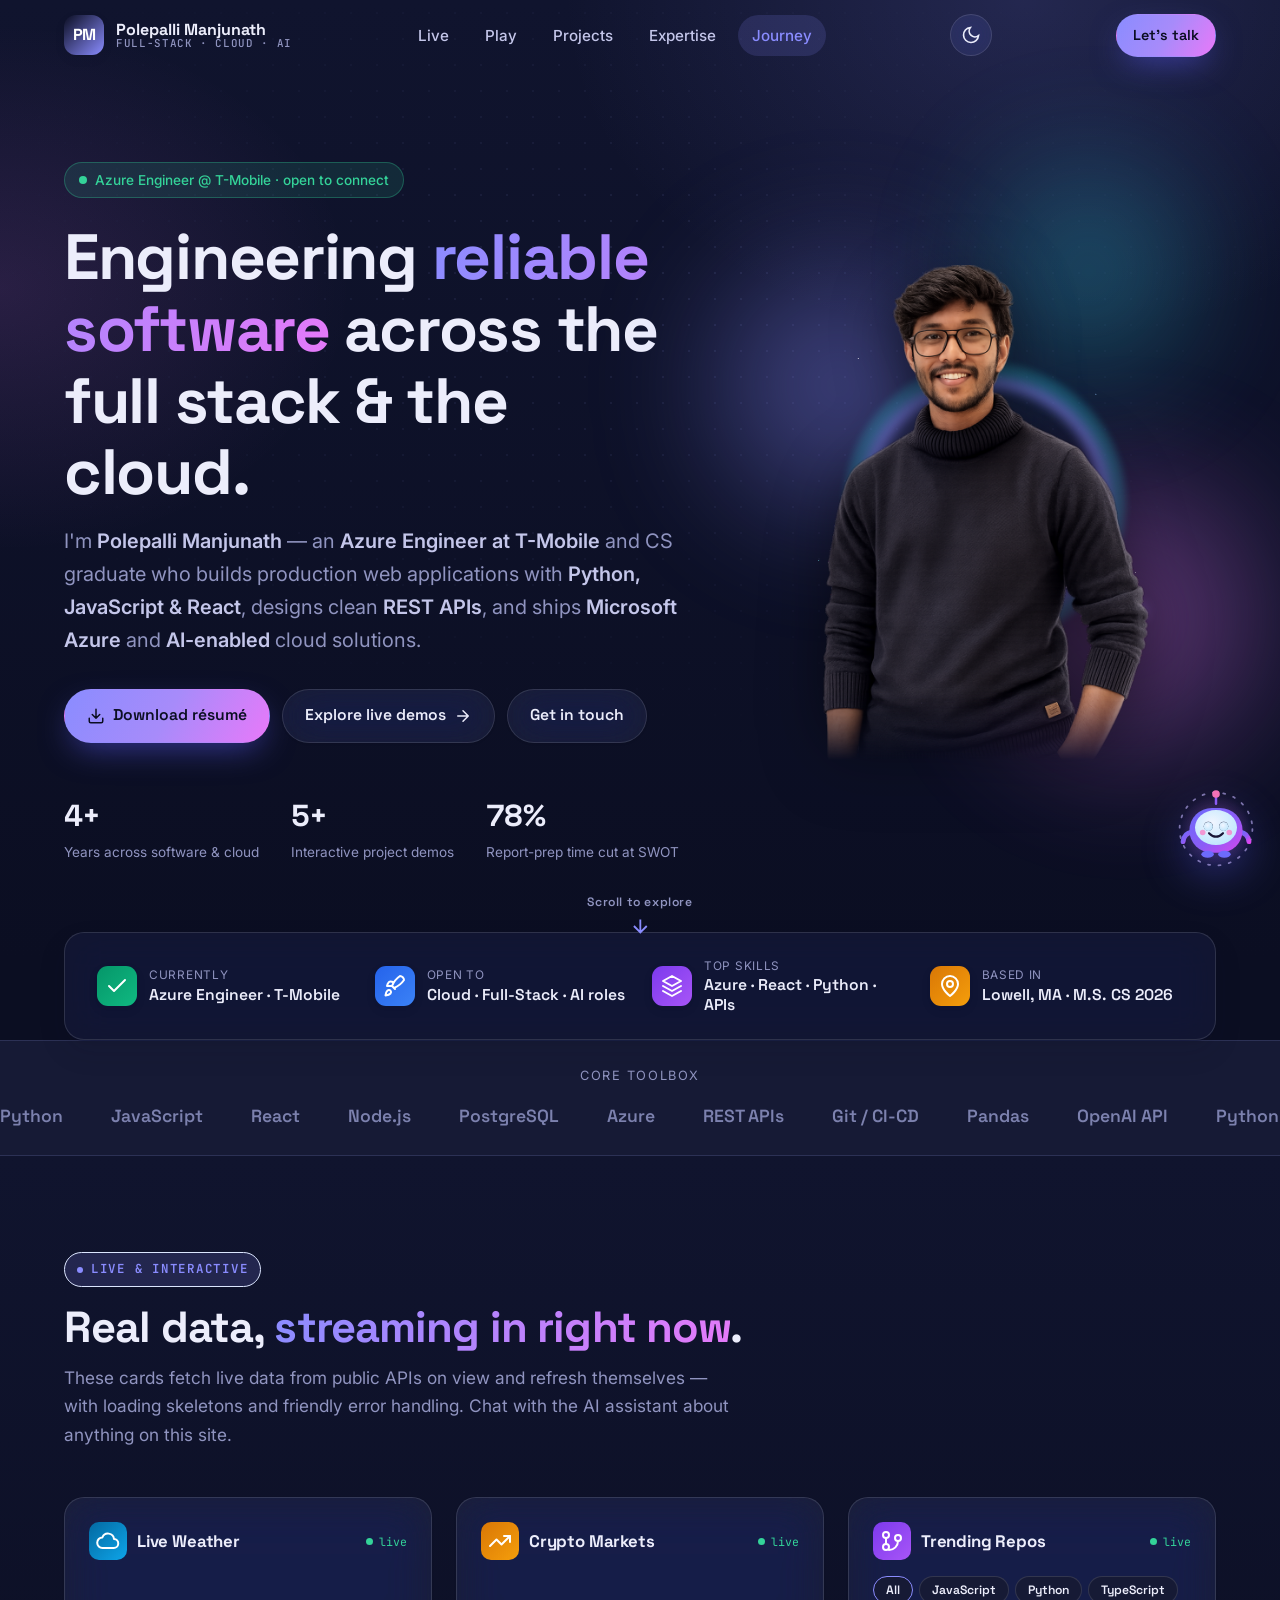
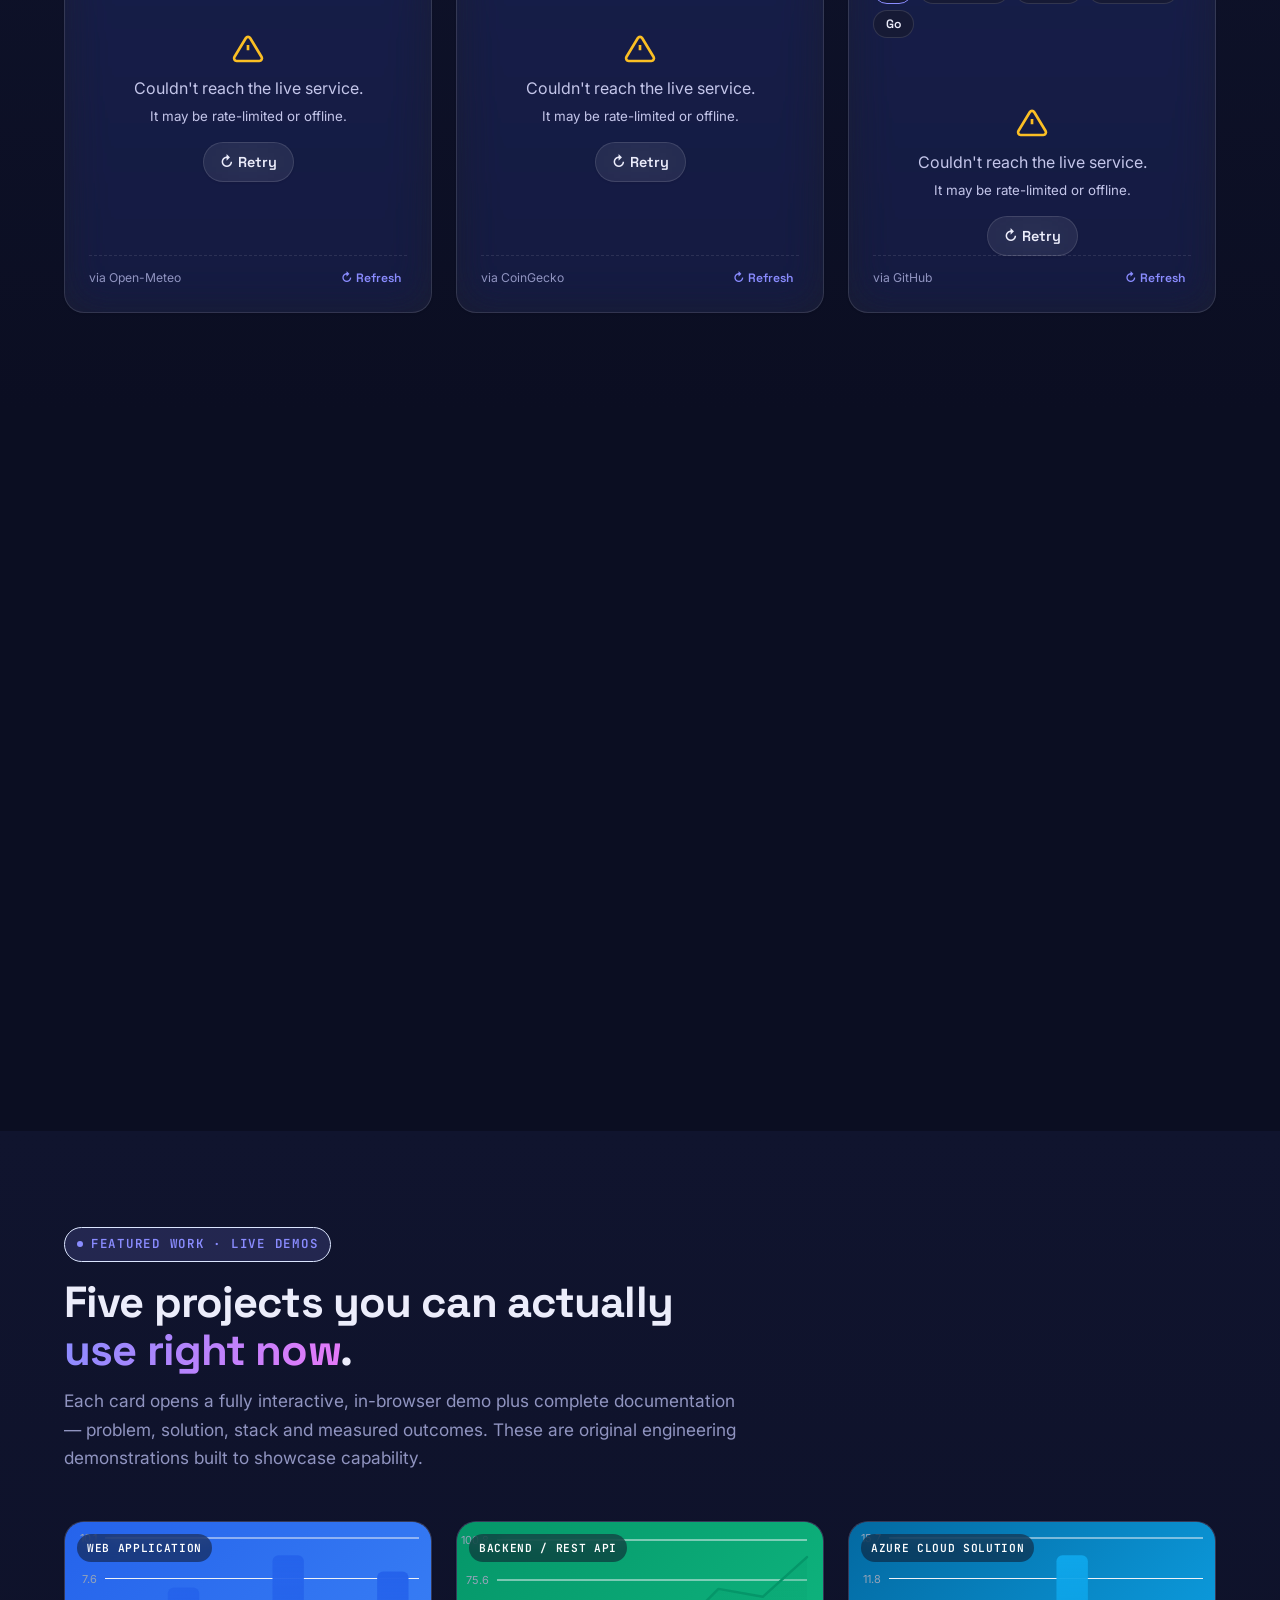
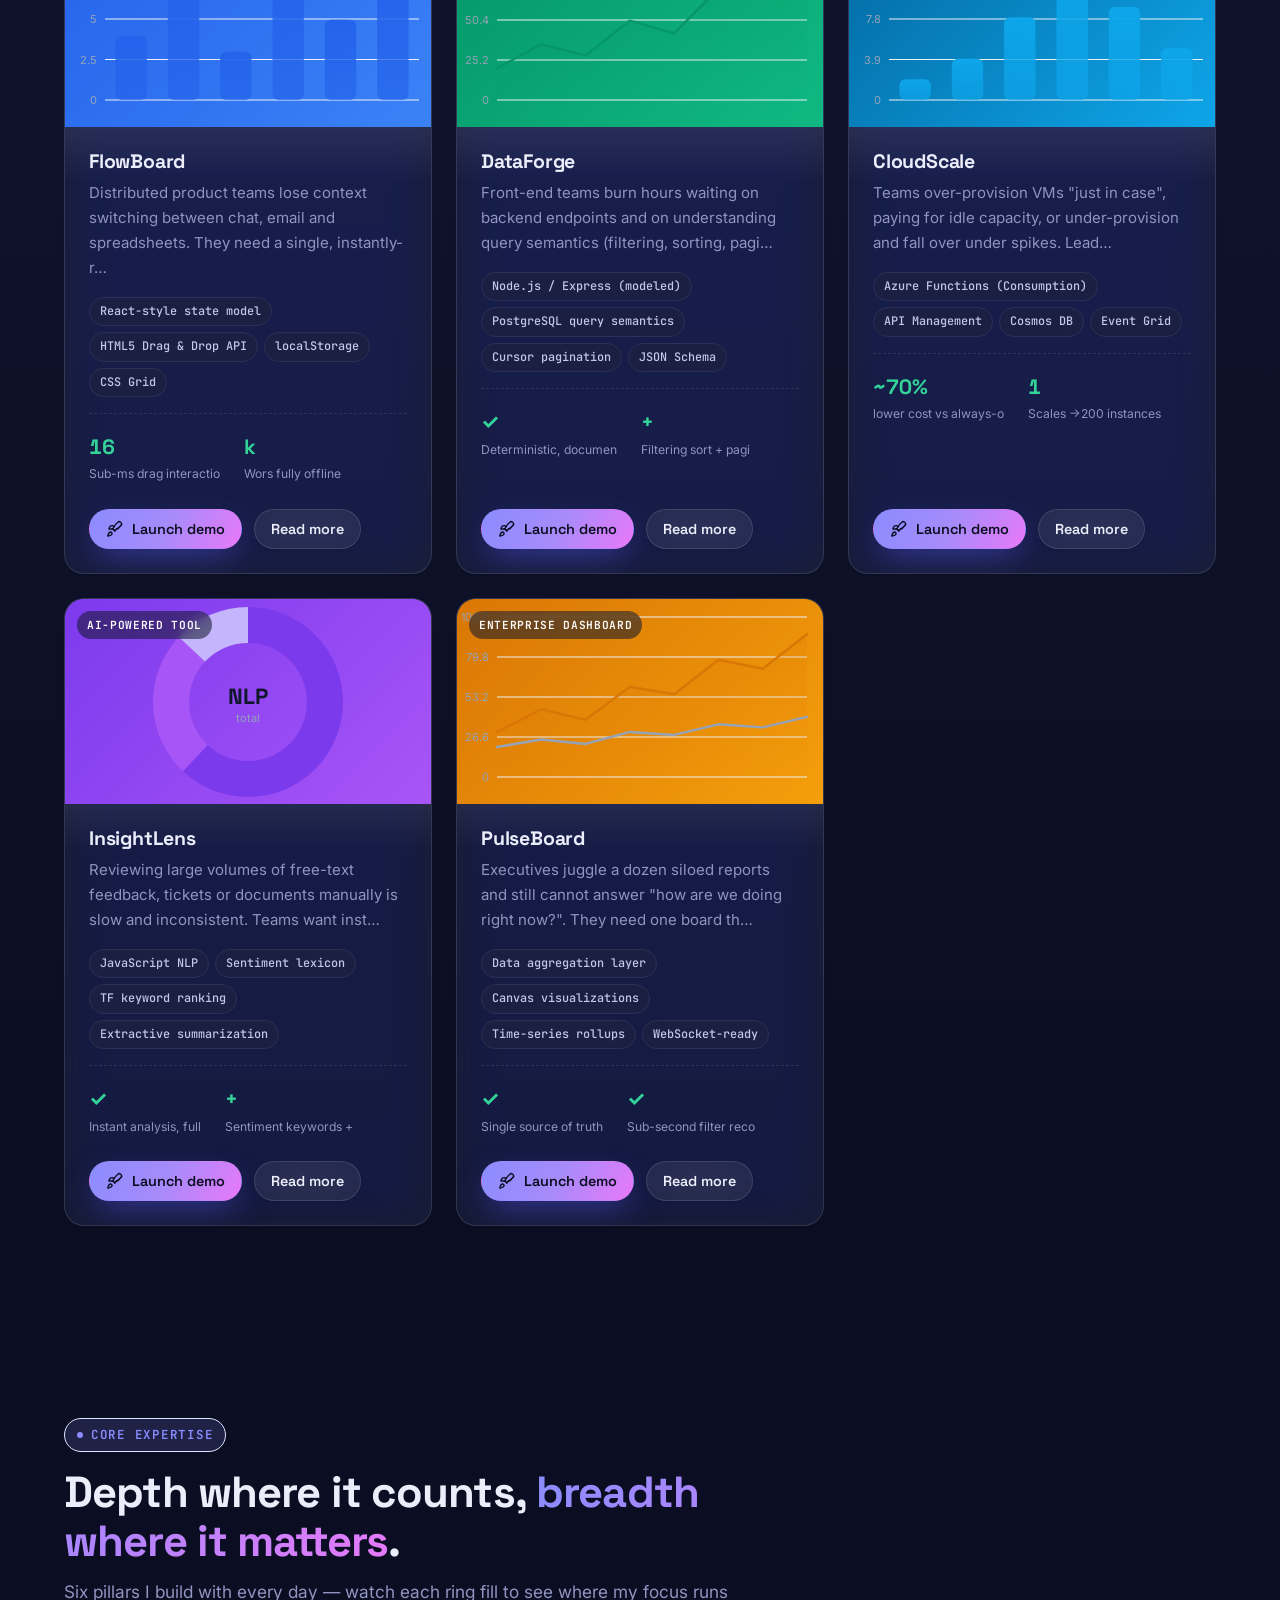
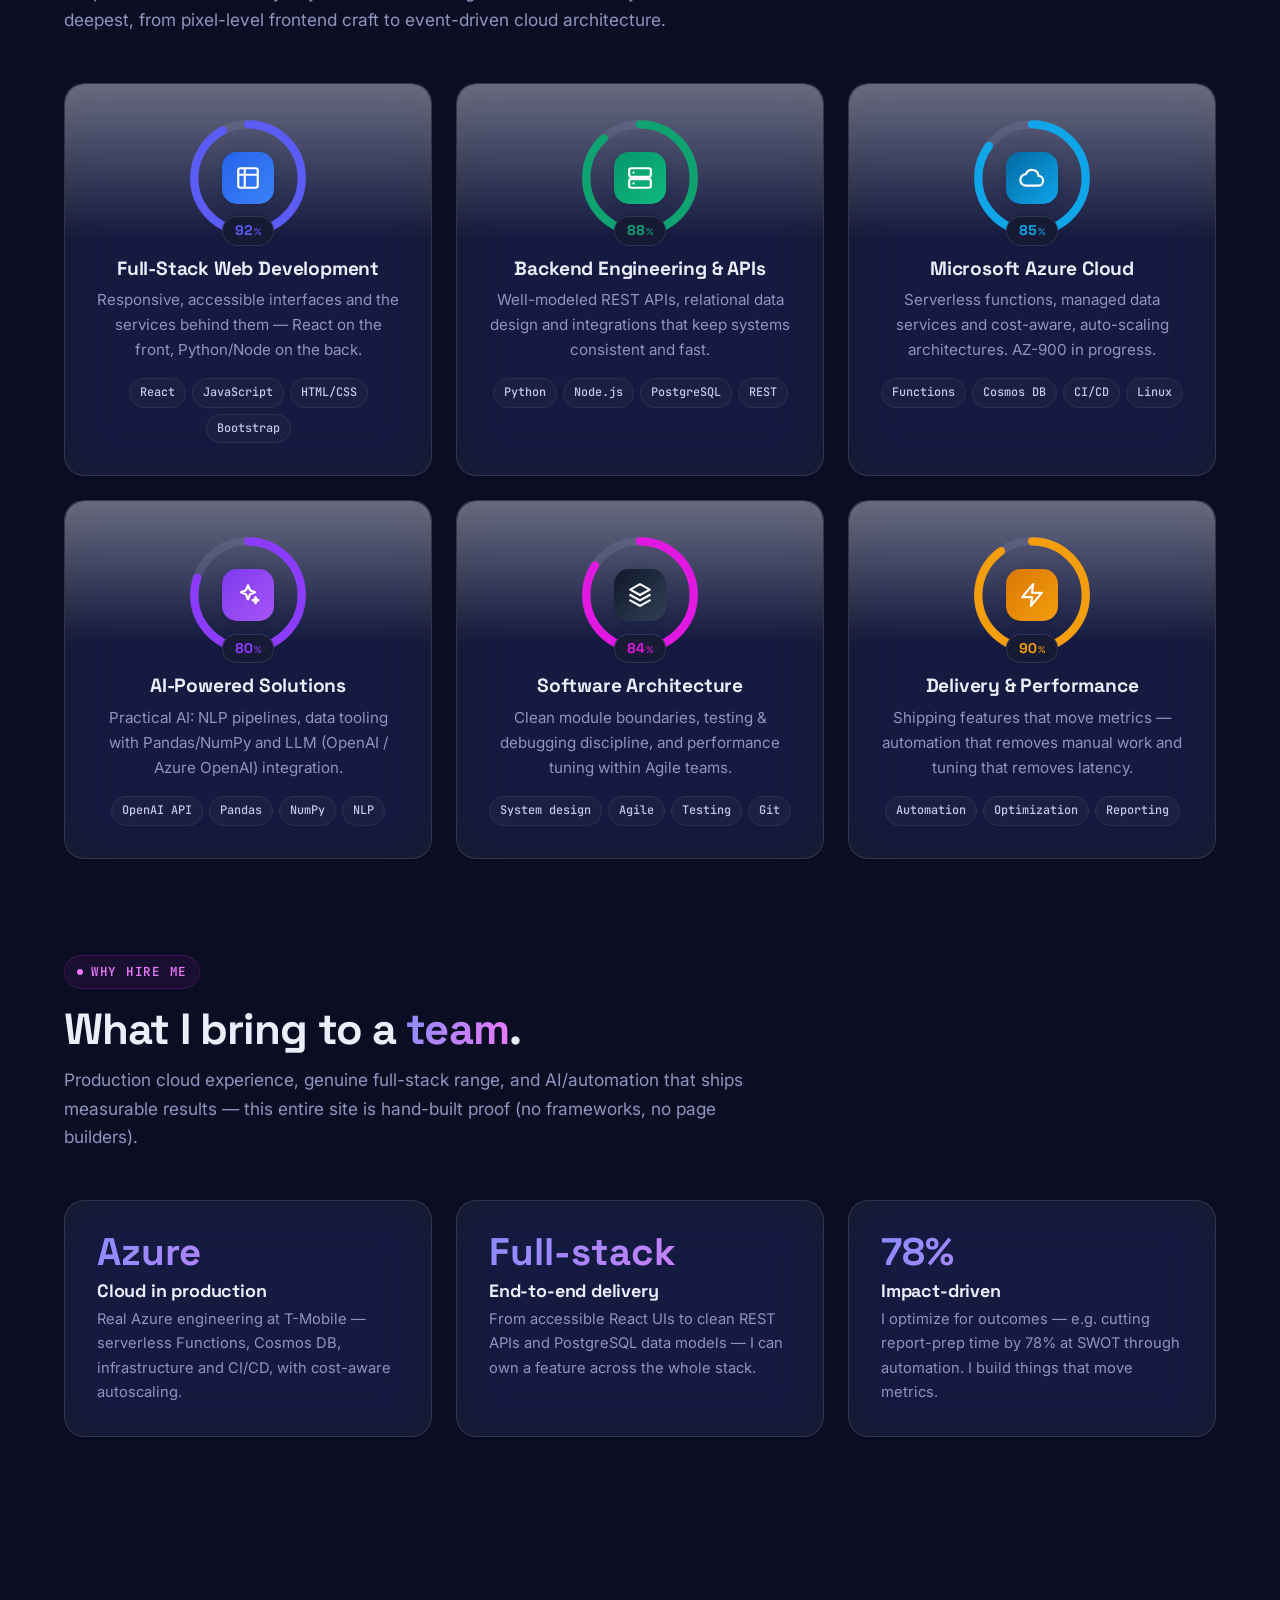
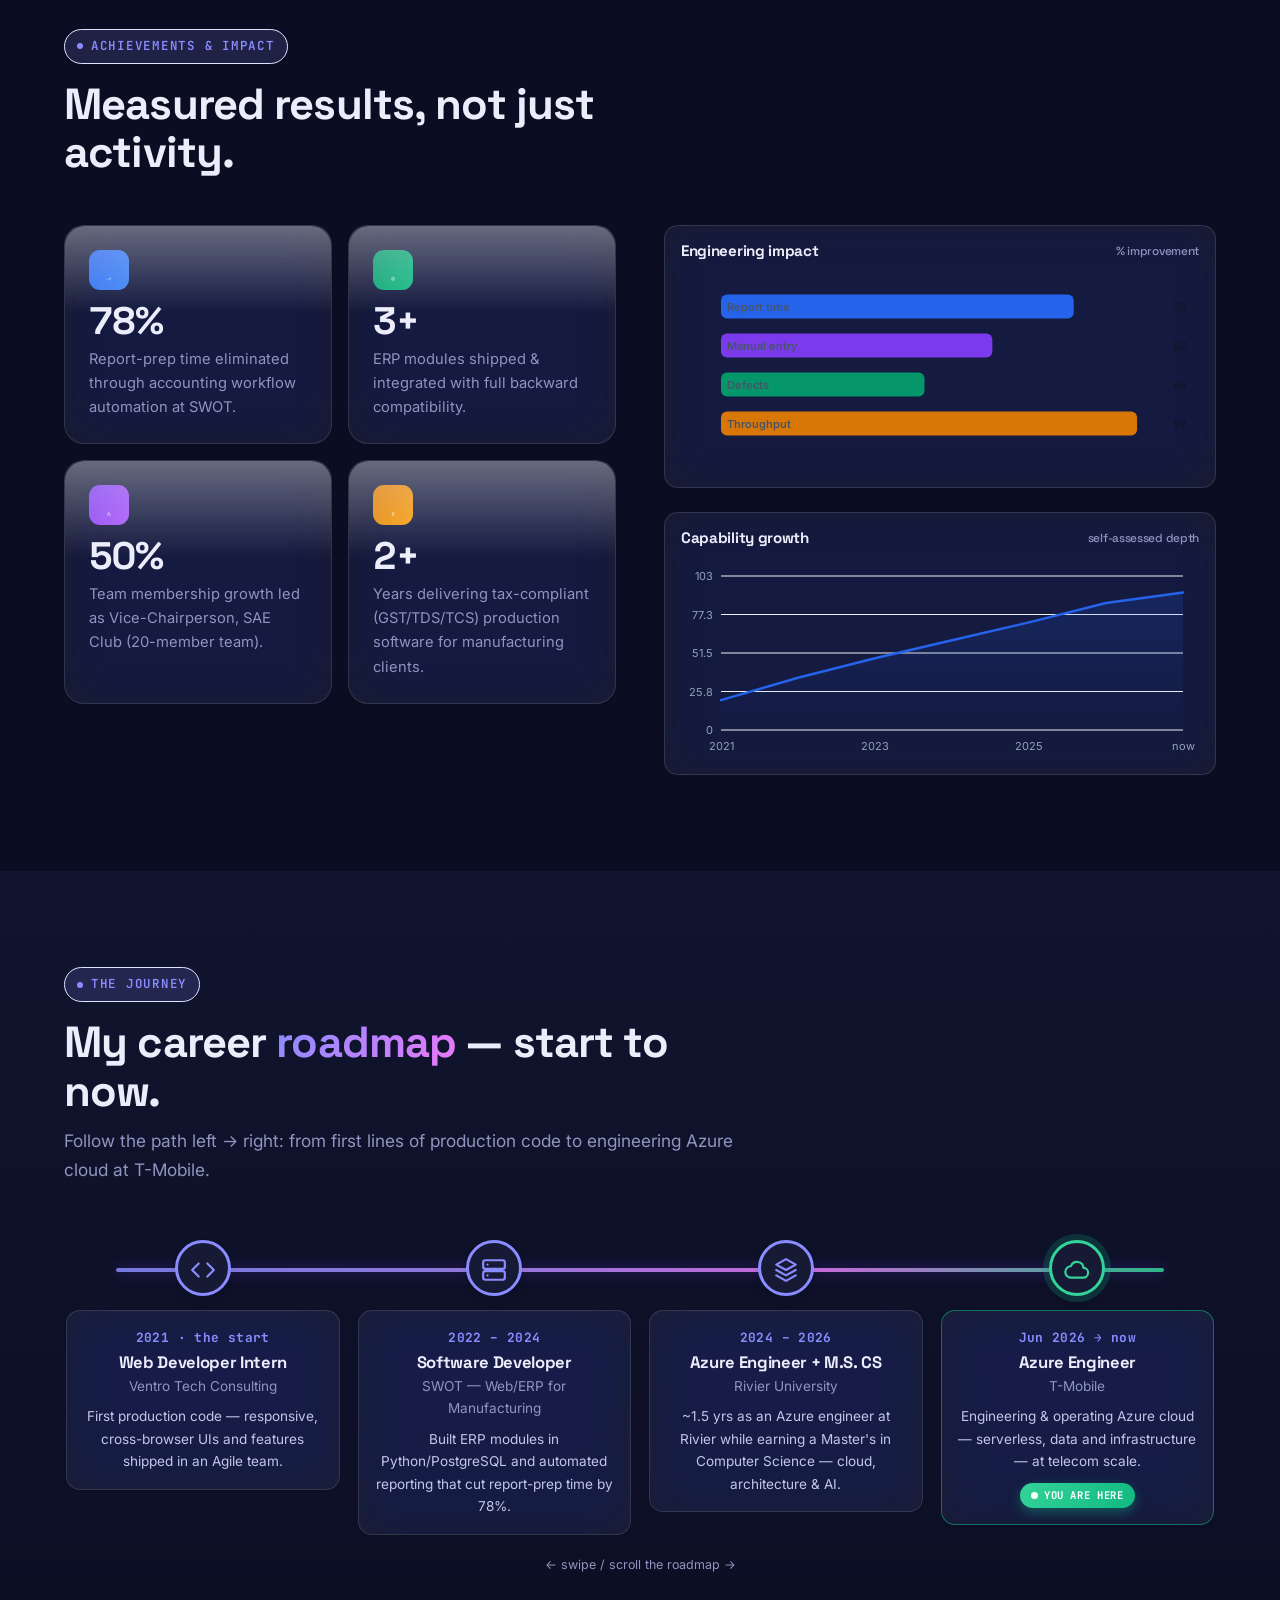
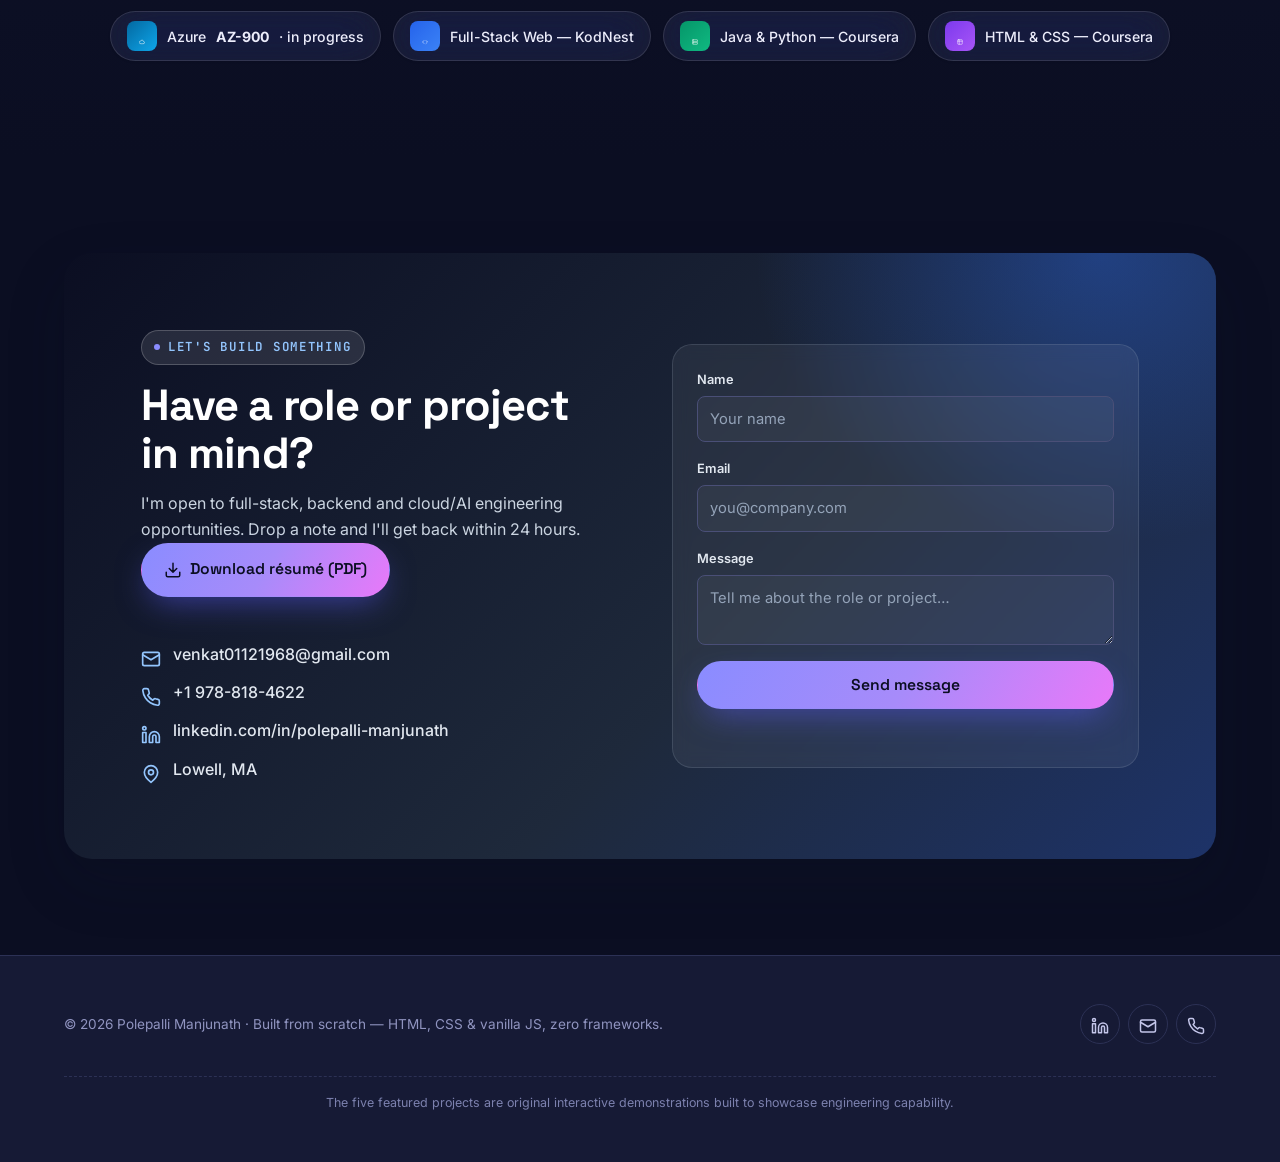
<file: index.html>
<!DOCTYPE html>
<html lang="en">
<head>
  <meta charset="UTF-8" />
  <meta name="viewport" content="width=device-width, initial-scale=1" />
  <title>Polepalli Manjunath — Full-Stack Developer · Azure · AI</title>
  <meta name="description" content="Full-stack software developer specializing in web engineering, REST APIs, Microsoft Azure cloud and AI-enabled applications. Interactive project demonstrations and live dashboards." />
  <meta name="author" content="Polepalli Manjunath" />

  <!-- Open Graph -->
  <meta property="og:title" content="Polepalli Manjunath — Full-Stack · Cloud · AI" />
  <meta property="og:description" content="Premium engineering portfolio with five live, interactive project demos." />
  <meta property="og:type" content="website" />

  <!-- Fonts: Space Grotesk (headings) + Inter (body) -->
  <link rel="preconnect" href="https://fonts.googleapis.com" />
  <link rel="preconnect" href="https://fonts.gstatic.com" crossorigin />
  <link href="https://fonts.googleapis.com/css2?family=Inter:wght@400;500;600;700&family=Space+Grotesk:wght@500;600;700&family=JetBrains+Mono:wght@400;500;600&display=swap" rel="stylesheet" />

  <link rel="stylesheet" href="css/styles.css" />
  <link rel="stylesheet" href="css/enhance.css" />
  <link rel="stylesheet" href="css/theme.css?v=9" />
  <!-- PORTRAIT — two unique animated "scenes", inline so they always load fresh.
       Feathering/bottom-fade are baked into the PNG (no CSS mask). Everything is
       soft + fully-fading (no boxes/rectangles). Dark = "Neon Nebula", Light =
       "Airy Studio". A flourish plays when you switch themes (see motion.js). -->
  <style>
    /* ---------- intro fix: name must be visible even if its entrance
         animation doesn't run (was invisible on reload). opacity:1 is the
         baseline; the keyframes still override it while animating. ---------- */
    #intro { background: radial-gradient(120% 120% at 50% 0%, #1b1a4e, #0B0E22 60%) !important; }
    #intro .intro__name { color: #fff !important; }
    /* opacity stays 1; entrance is slide-only so the name can never be invisible */
    @keyframes introLetterFix { from { transform: translateY(20px); } to { transform: translateY(0); } }
    #intro .intro__name span { opacity: 1 !important; color: #fff !important; text-shadow: 0 2px 18px rgba(0,0,0,.55); animation-name: introLetterFix !important; }
    #intro .intro__tag { opacity: 1 !important; }

    /* ---------- shared base ---------- */
    .portrait__img { -webkit-mask: none !important; mask: none !important; }
    .portrait__glow, .portrait__ring, .pa4, .pa5 { display: none !important; }
    .portrait__art { inset: -26% -22% !important; z-index: 0; }
    .portrait__art .pa { border-radius: 50% !important; filter: blur(54px) !important; mix-blend-mode: normal !important; box-shadow: none !important; }
    .pa1 { width: 66% !important; height: 66% !important; left: -14% !important; top: 0 !important;    right: auto !important; bottom: auto !important; background: radial-gradient(circle, var(--c-indigo) 0%, transparent 62%) !important; }
    .pa2 { width: 72% !important; height: 72% !important; right: -16% !important; bottom: 0 !important; left: auto !important; top: auto !important;    background: radial-gradient(circle, var(--c-fuchsia) 0%, transparent 62%) !important; }
    .pa3 { width: 56% !important; height: 56% !important; right: 0 !important; top: -10% !important;    left: auto !important; bottom: auto !important; background: radial-gradient(circle, var(--c-cyan) 0%, transparent 64%) !important; }
    .portrait__halo, .portrait__orbit, .portrait__fx { position: absolute; pointer-events: none; }
    .portrait__halo  { left: 50%; top: 48%; width: 86%; aspect-ratio: 1; border-radius: 50%; transform: translate(-50%,-50%); z-index: 1; }
    .portrait__orbit { left: 50%; top: 50%; width: 98%; aspect-ratio: 1; transform: translate(-50%,-50%); z-index: 1; }
    .portrait__orbit i { position: absolute; border-radius: 50%; }
    .portrait__orbit i:nth-child(1) { top: -2%;   left: 52%; }
    .portrait__orbit i:nth-child(2) { bottom: 7%; left: 5%; }
    .portrait__orbit i:nth-child(3) { bottom: 18%; right: 1%; }
    .portrait__fx { inset: -10%; z-index: 0; display: none; }
    .portrait__img { z-index: 2; }
    .portrait .hero__chip { z-index: 3; }

    @keyframes pOrbit  { from { transform: translate(-50%,-50%) rotate(0); }   to { transform: translate(-50%,-50%) rotate(360deg); } }
    @keyframes pOrbitR { from { transform: translate(-50%,-50%) rotate(360deg); } to { transform: translate(-50%,-50%) rotate(0); } }
    @keyframes pHalo   { 0%,100% { transform: translate(-50%,-50%) scale(1); opacity: .42; } 50% { transform: translate(-50%,-50%) scale(1.07); opacity: .72; } }
    @keyframes pTwinkle{ 0%,100% { opacity: .35; } 50% { opacity: .95; } }
    @keyframes themeFlip { 0% { transform: scale(.94) rotate(-1.5deg); opacity: .55; } 55% { transform: scale(1.03) rotate(.5deg); } 100% { transform: none; opacity: 1; } }
    .portrait.theme-flip .portrait__img { animation: themeFlip .75s var(--ease) !important; }
    .portrait.theme-flip .portrait__halo { animation: pHalo .75s ease-out !important; opacity: 1 !important; }

    /* ════════════ DARK — "Neon Nebula" ════════════ */
    :root[data-theme="dark"] .pa1 { opacity: .5 !important; }
    :root[data-theme="dark"] .pa2 { opacity: .45 !important; }
    :root[data-theme="dark"] .pa3 { opacity: .38 !important; }
    :root[data-theme="dark"] .portrait__halo { filter: blur(3px);
      background: radial-gradient(circle, transparent 54%, rgba(138,140,255,.55) 60%, rgba(52,211,236,.3) 66%, transparent 74%);
      animation: pHalo 5s ease-in-out infinite; }
    :root[data-theme="dark"] .portrait__orbit { animation: pOrbit 22s linear infinite; }
    :root[data-theme="dark"] .portrait__orbit i { width: 10px; height: 10px; }
    :root[data-theme="dark"] .portrait__orbit i:nth-child(1) { background: #34D3EC; box-shadow: 0 0 14px #34D3EC; }
    :root[data-theme="dark"] .portrait__orbit i:nth-child(2) { background: #E879F9; box-shadow: 0 0 14px #E879F9; }
    :root[data-theme="dark"] .portrait__orbit i:nth-child(3) { background: #A78BFA; box-shadow: 0 0 14px #A78BFA; }
    :root[data-theme="dark"] .portrait__fx { display: block;
      background:
        radial-gradient(1.5px 1.5px at 18% 24%, rgba(255,255,255,.85), transparent 60%),
        radial-gradient(1.5px 1.5px at 78% 30%, rgba(147,197,253,.85), transparent 60%),
        radial-gradient(1px 1px   at 60% 70%, rgba(255,255,255,.7),  transparent 60%),
        radial-gradient(1.5px 1.5px at 34% 82%, rgba(196,181,253,.85), transparent 60%),
        radial-gradient(1px 1px   at 88% 60%, rgba(255,255,255,.6),  transparent 60%),
        radial-gradient(1.5px 1.5px at 8% 58%, rgba(110,231,236,.7),  transparent 60%);
      animation: pTwinkle 4s ease-in-out infinite; }
    :root[data-theme="dark"] .portrait__img { filter: drop-shadow(0 16px 30px rgba(0,0,0,.5)) !important; }
    :root[data-theme="dark"] .portrait:hover .portrait__img { transform: translateY(-9px) scale(1.035) !important; filter: drop-shadow(0 22px 44px rgba(138,140,255,.45)) !important; }
    :root[data-theme="dark"] .portrait:hover .portrait__orbit { animation-duration: 9s; }
    :root[data-theme="dark"] .portrait:hover .portrait__halo  { animation-duration: 2.4s; }
    :root[data-theme="dark"] .portrait:hover .pa1 { opacity: .66 !important; }
    :root[data-theme="dark"] .portrait:hover .pa2 { opacity: .6 !important; }
    :root[data-theme="dark"] .portrait:hover .pa3 { opacity: .5 !important; }

    /* ════════════ LIGHT — "Airy Studio" ════════════ */
    :root:not([data-theme="dark"]) .pa1 { opacity: .4 !important; }
    :root:not([data-theme="dark"]) .pa2 { opacity: .34 !important; }
    :root:not([data-theme="dark"]) .pa3 { opacity: .3 !important; }
    :root:not([data-theme="dark"]) .portrait__halo { filter: blur(8px);   /* warm sun-glow */
      background: radial-gradient(circle at 50% 34%, rgba(255,196,120,.5), rgba(255,150,180,.22) 40%, transparent 66%);
      animation: pHalo 7s ease-in-out infinite; }
    :root:not([data-theme="dark"]) .portrait__orbit { animation: pOrbitR 30s linear infinite; }   /* slower, reversed */
    :root:not([data-theme="dark"]) .portrait__orbit i { width: 16px; height: 16px; filter: blur(1px); }  /* soft bokeh */
    :root:not([data-theme="dark"]) .portrait__orbit i:nth-child(1) { background: rgba(91,91,246,.32); }
    :root:not([data-theme="dark"]) .portrait__orbit i:nth-child(2) { background: rgba(224,24,224,.26); }
    :root:not([data-theme="dark"]) .portrait__orbit i:nth-child(3) { background: rgba(245,158,11,.34); }
    :root:not([data-theme="dark"]) .portrait__fx { display: none; }       /* no starfield in light */
    :root:not([data-theme="dark"]) .portrait__img { filter: drop-shadow(0 16px 28px rgba(110,70,200,.18)) !important; }
    :root:not([data-theme="dark"]) .portrait:hover .portrait__img { transform: translateY(-7px) scale(1.03) !important; filter: drop-shadow(0 26px 42px rgba(162,75,240,.26)) !important; }
    :root:not([data-theme="dark"]) .portrait:hover .portrait__orbit { animation-duration: 16s; }
    :root:not([data-theme="dark"]) .portrait:hover .portrait__halo  { animation-duration: 3.5s; }
    :root:not([data-theme="dark"]) .portrait:hover .pa1 { opacity: .56 !important; }
    :root:not([data-theme="dark"]) .portrait:hover .pa2 { opacity: .48 !important; }
    :root:not([data-theme="dark"]) .portrait:hover .pa3 { opacity: .42 !important; }

    @media (prefers-reduced-motion: reduce){
      .portrait__halo, .portrait__orbit, .portrait__fx { animation: none !important; }
      .portrait.theme-flip .portrait__img, .portrait.theme-flip .portrait__halo { animation: none !important; }
    }
  </style>
  <!-- set theme + play the cinematic intro before paint to avoid flashes -->
  <script src="js/theme.js"></script>
  <script src="js/intro.js" defer></script>
  <link rel="icon" href="data:image/svg+xml,<svg xmlns='http://www.w3.org/2000/svg' viewBox='0 0 100 100'><rect width='100' height='100' rx='22' fill='%230F172A'/><text x='50' y='68' font-size='54' font-family='Arial' font-weight='bold' fill='white' text-anchor='middle'>PM</text></svg>" />
</head>
<body>
  <!-- vibrant aurora backdrop: the colorful layer that makes glass read as glass -->
  <div class="aurora" aria-hidden="true"><span class="blob"></span></div>

  <!-- skip link for keyboard users -->
  <a href="#main" class="btn btn--sm" style="position:absolute;left:-999px;top:8px;z-index:999"
     onfocus="this.style.left='8px'" onblur="this.style.left='-999px'">Skip to content</a>

  <!-- ============================ NAV ============================ -->
  <header class="nav" id="nav">
    <div class="container nav__inner">
      <a class="brand" href="#top" aria-label="Home">
        <span class="brand__mark">PM</span>
        <span class="brand__name">Polepalli Manjunath
          <small>FULL-STACK · CLOUD · AI</small>
        </span>
      </a>
      <nav class="nav__links" aria-label="Primary">
        <a href="#live">Live</a>
        <a href="#games">Play</a>
        <a href="#work">Projects</a>
        <a href="#expertise">Expertise</a>
        <a href="#about">Journey</a>
      </nav>
      <button class="theme-toggle" id="themeToggle" aria-label="Switch to dark mode">
        <svg class="ic sun" viewBox="0 0 24 24" fill="none" stroke="currentColor" stroke-width="2"><circle cx="12" cy="12" r="4"/><path d="M12 2v2M12 20v2M4.9 4.9l1.4 1.4M17.7 17.7l1.4 1.4M2 12h2M20 12h2M4.9 19.1l1.4-1.4M17.7 6.3l1.4-1.4"/></svg>
        <svg class="ic moon" viewBox="0 0 24 24" fill="none" stroke="currentColor" stroke-width="2"><path d="M21 12.8A9 9 0 1 1 11.2 3a7 7 0 0 0 9.8 9.8z"/></svg>
      </button>
      <a href="#contact" class="btn btn--sm nav__cta">Let's talk</a>
      <button class="nav__toggle" id="navToggle" aria-label="Open menu" aria-expanded="false" aria-controls="navPanel">
        <svg class="ic" width="26" height="26" viewBox="0 0 24 24" fill="none" stroke="currentColor" stroke-width="2"><path d="M3 6h18M3 12h18M3 18h18"/></svg>
      </button>
    </div>
    <div class="nav__panel" id="navPanel">
      <a href="#live">Live</a>
      <a href="#games">Play</a>
      <a href="#work">Projects</a>
      <a href="#expertise">Expertise</a>
      <a href="#impact">Impact</a>
      <a href="#about">Journey</a>
      <a href="#contact">Let's talk</a>
    </div>
  </header>

  <main id="main">
    <span id="top"></span>

    <!-- ============================ HERO ============================ -->
    <section class="hero">
      <div class="hero__bg"><div class="hero__grid"></div></div>
      <div class="container hero__inner">
        <div class="hero__copy">
          <span class="hero__status"><span class="dot"></span> Azure Engineer @ T-Mobile · open to connect</span>
          <h1>Engineering <span class="grad">reliable software</span> across the full stack &amp; the cloud.</h1>
          <p class="hero__lead">
            I'm <strong>Polepalli Manjunath</strong> — an <strong>Azure Engineer at T-Mobile</strong> and CS
            graduate who builds production web applications with <strong>Python, JavaScript &amp; React</strong>,
            designs clean <strong>REST APIs</strong>, and ships <strong>Microsoft Azure</strong> and
            <strong>AI-enabled</strong> cloud solutions.
          </p>
          <div class="hero__actions">
            <a href="assets/Polepalli_Manjunath_Resume.pdf" class="btn" download><span data-icon="download" data-size="18"></span> Download résumé</a>
            <a href="#work" class="btn btn--ghost">Explore live demos <span data-icon="arrow" data-size="18"></span></a>
            <a href="#contact" class="btn btn--ghost">Get in touch</a>
          </div>
          <div class="hero__stats">
            <div class="hero__stat"><div class="num" data-count="4" data-suffix="+">0</div><div class="lbl">Years across software &amp; cloud</div></div>
            <div class="hero__stat"><div class="num" data-count="5" data-suffix="+">0</div><div class="lbl">Interactive project demos</div></div>
            <div class="hero__stat"><div class="num" data-count="78" data-suffix="%">0</div><div class="lbl">Report-prep time cut at SWOT</div></div>
          </div>
        </div>

        <div class="hero__visual">
          <div class="portrait" id="portrait">
            <span class="portrait__art" aria-hidden="true">
              <i class="pa pa1" data-depth="34"></i>
              <i class="pa pa2" data-depth="48"></i>
              <i class="pa pa3" data-depth="26"></i>
              <i class="pa pa4" data-depth="62"></i>
              <i class="pa pa5" data-depth="40"></i>
            </span>
            <span class="portrait__halo" aria-hidden="true"></span>
            <span class="portrait__orbit" aria-hidden="true"><i></i><i></i><i></i></span>
            <span class="portrait__fx" aria-hidden="true"></span>
            <span class="portrait__glow" aria-hidden="true"></span>
            <span class="portrait__ring" aria-hidden="true"></span>
            <img class="portrait__img" src="assets/profile.png" alt="Polepalli Manjunath" />
          </div>
        </div>
      </div>
    </section>

    <!-- ==================== RECRUITER SNAPSHOT ==================== -->
    <div class="container snapshot" id="snapshot">
      <div class="snapshot__card" data-reveal>
        <div class="snap"><span class="ic-wrap g-emerald" data-icon="check"></span><div><div class="k">Currently</div><div class="v">Azure Engineer · T-Mobile</div></div></div>
        <div class="snap"><span class="ic-wrap g-blue" data-icon="rocket"></span><div><div class="k">Open to</div><div class="v">Cloud · Full-Stack · AI roles</div></div></div>
        <div class="snap"><span class="ic-wrap g-violet" data-icon="layers"></span><div><div class="k">Top skills</div><div class="v">Azure · React · Python · APIs</div></div></div>
        <div class="snap"><span class="ic-wrap g-amber" data-icon="pin"></span><div><div class="k">Based in</div><div class="v">Lowell, MA · M.S. CS 2026</div></div></div>
      </div>
    </div>

    <!-- ======================== TECH MARQUEE ======================== -->
    <div class="marquee" aria-hidden="true">
      <div class="container"><p class="marquee__label">Core toolbox</p></div>
      <div class="marquee__track">
        <span>Python</span><span>JavaScript</span><span>React</span><span>Node.js</span><span>PostgreSQL</span>
        <span>Azure</span><span>REST APIs</span><span>Git / CI-CD</span><span>Pandas</span><span>OpenAI API</span>
        <span>Python</span><span>JavaScript</span><span>React</span><span>Node.js</span><span>PostgreSQL</span>
        <span>Azure</span><span>REST APIs</span><span>Git / CI-CD</span><span>Pandas</span><span>OpenAI API</span>
      </div>
    </div>

    <!-- ========================= EXPERTISE ========================= -->
    <section class="section" id="expertise">
      <div class="container">
        <div class="section__head" data-reveal>
          <span class="eyebrow">Core expertise</span>
          <h2>Depth where it counts, <span class="grad">breadth where it matters</span>.</h2>
          <p>Six pillars I build with every day — watch each ring fill to see where my focus runs deepest, from pixel-level frontend craft to event-driven cloud architecture.</p>
        </div>
        <div class="expertise__grid">
          <article class="xcard" data-reveal data-delay="1" data-pct="92" style="--ring:#5B5BF6">
            <div class="xcard__ring">
              <svg class="ring-svg" viewBox="0 0 120 120"><circle class="ring-track" cx="60" cy="60" r="52"/><circle class="ring-prog" cx="60" cy="60" r="52"/></svg>
              <span class="xcard__icon g-blue" data-icon="layout"></span>
              <span class="xcard__pct">0<i>%</i></span>
            </div>
            <h3>Full-Stack Web Development</h3>
            <p>Responsive, accessible interfaces and the services behind them — React on the front, Python/Node on the back.</p>
            <div class="xcard__tags"><span class="tag">React</span><span class="tag">JavaScript</span><span class="tag">HTML/CSS</span><span class="tag">Bootstrap</span></div>
          </article>
          <article class="xcard" data-reveal data-delay="2" data-pct="88" style="--ring:#0EA371">
            <div class="xcard__ring">
              <svg class="ring-svg" viewBox="0 0 120 120"><circle class="ring-track" cx="60" cy="60" r="52"/><circle class="ring-prog" cx="60" cy="60" r="52"/></svg>
              <span class="xcard__icon g-emerald" data-icon="server"></span>
              <span class="xcard__pct">0<i>%</i></span>
            </div>
            <h3>Backend Engineering &amp; APIs</h3>
            <p>Well-modeled REST APIs, relational data design and integrations that keep systems consistent and fast.</p>
            <div class="xcard__tags"><span class="tag">Python</span><span class="tag">Node.js</span><span class="tag">PostgreSQL</span><span class="tag">REST</span></div>
          </article>
          <article class="xcard" data-reveal data-delay="3" data-pct="85" style="--ring:#0EA5E9">
            <div class="xcard__ring">
              <svg class="ring-svg" viewBox="0 0 120 120"><circle class="ring-track" cx="60" cy="60" r="52"/><circle class="ring-prog" cx="60" cy="60" r="52"/></svg>
              <span class="xcard__icon g-sky" data-icon="cloud"></span>
              <span class="xcard__pct">0<i>%</i></span>
            </div>
            <h3>Microsoft Azure Cloud</h3>
            <p>Serverless functions, managed data services and cost-aware, auto-scaling architectures. AZ-900 in progress.</p>
            <div class="xcard__tags"><span class="tag">Functions</span><span class="tag">Cosmos DB</span><span class="tag">CI/CD</span><span class="tag">Linux</span></div>
          </article>
          <article class="xcard" data-reveal data-delay="1" data-pct="80" style="--ring:#8B3CFF">
            <div class="xcard__ring">
              <svg class="ring-svg" viewBox="0 0 120 120"><circle class="ring-track" cx="60" cy="60" r="52"/><circle class="ring-prog" cx="60" cy="60" r="52"/></svg>
              <span class="xcard__icon g-violet" data-icon="sparkles"></span>
              <span class="xcard__pct">0<i>%</i></span>
            </div>
            <h3>AI-Powered Solutions</h3>
            <p>Practical AI: NLP pipelines, data tooling with Pandas/NumPy and LLM (OpenAI / Azure OpenAI) integration.</p>
            <div class="xcard__tags"><span class="tag">OpenAI API</span><span class="tag">Pandas</span><span class="tag">NumPy</span><span class="tag">NLP</span></div>
          </article>
          <article class="xcard" data-reveal data-delay="2" data-pct="84" style="--ring:#E018E0">
            <div class="xcard__ring">
              <svg class="ring-svg" viewBox="0 0 120 120"><circle class="ring-track" cx="60" cy="60" r="52"/><circle class="ring-prog" cx="60" cy="60" r="52"/></svg>
              <span class="xcard__icon g-navy" data-icon="layers"></span>
              <span class="xcard__pct">0<i>%</i></span>
            </div>
            <h3>Software Architecture</h3>
            <p>Clean module boundaries, testing &amp; debugging discipline, and performance tuning within Agile teams.</p>
            <div class="xcard__tags"><span class="tag">System design</span><span class="tag">Agile</span><span class="tag">Testing</span><span class="tag">Git</span></div>
          </article>
          <article class="xcard" data-reveal data-delay="3" data-pct="90" style="--ring:#F59E0B">
            <div class="xcard__ring">
              <svg class="ring-svg" viewBox="0 0 120 120"><circle class="ring-track" cx="60" cy="60" r="52"/><circle class="ring-prog" cx="60" cy="60" r="52"/></svg>
              <span class="xcard__icon g-amber" data-icon="zap"></span>
              <span class="xcard__pct">0<i>%</i></span>
            </div>
            <h3>Delivery &amp; Performance</h3>
            <p>Shipping features that move metrics — automation that removes manual work and tuning that removes latency.</p>
            <div class="xcard__tags"><span class="tag">Automation</span><span class="tag">Optimization</span><span class="tag">Reporting</span></div>
          </article>
        </div>
      </div>
    </section>

    <!-- ======================== WHY HIRE ME ======================== -->
    <section class="section" id="why" style="padding-top:0">
      <div class="container">
        <div class="section__head" data-reveal>
          <span class="eyebrow alt">Why hire me</span>
          <h2>What I bring to a <span class="grad">team</span>.</h2>
          <p>Production cloud experience, genuine full-stack range, and AI/automation that ships measurable results —
             this entire site is hand-built proof (no frameworks, no page builders).</p>
        </div>
        <div class="value__grid">
          <div class="vcard" data-reveal data-delay="1">
            <div class="big">Azure</div>
            <h3>Cloud in production</h3>
            <p>Real Azure engineering at T-Mobile — serverless Functions, Cosmos DB, infrastructure and CI/CD, with cost-aware autoscaling.</p>
          </div>
          <div class="vcard" data-reveal data-delay="2">
            <div class="big">Full-stack</div>
            <h3>End-to-end delivery</h3>
            <p>From accessible React UIs to clean REST APIs and PostgreSQL data models — I can own a feature across the whole stack.</p>
          </div>
          <div class="vcard" data-reveal data-delay="3">
            <div class="big">78%</div>
            <h3>Impact-driven</h3>
            <p>I optimize for outcomes — e.g. cutting report-prep time by 78% at SWOT through automation. I build things that move metrics.</p>
          </div>
        </div>
      </div>
    </section>

    <!-- =========================== WORK ============================ -->
    <section class="section section--tint" id="work">
      <div class="container">
        <div class="section__head" data-reveal>
          <span class="eyebrow">Featured work · live demos</span>
          <h2>Five projects you can actually <span class="grad">use right now</span>.</h2>
          <p>Each card opens a fully interactive, in-browser demo plus complete documentation — problem, solution,
             stack and measured outcomes. These are original engineering demonstrations built to showcase capability.</p>
        </div>
        <div class="proj__grid" id="projGrid"><!-- cards injected by main.js --></div>
      </div>
    </section>

    <!-- =========================== GAMES =========================== -->
    <section class="section" id="games">
      <div class="container">
        <div class="section__head" data-reveal>
          <span class="eyebrow alt">Arcade break</span>
          <h2>Quick games — <span class="grad">beat the high score</span>.</h2>
          <p>Three 30-second challenges with persistent leaderboards and Bronze/Silver/Gold badges (saved in your browser).
             Pixel cheers you on. Click a card to play.</p>
        </div>
        <div class="games__grid">
          <article class="gcard g1" data-reveal data-delay="1" data-game="echo" tabindex="0" role="button" aria-label="Play Echo memory pulse">
            <span class="g-play"><svg width="18" height="18" viewBox="0 0 24 24" fill="currentColor" stroke="none"><path d="M8 5v14l11-7z"/></svg></span>
            <span class="g-emoji" aria-hidden="true">🎵</span>
            <h3>Echo</h3>
            <p>Watch the glowing pulse, then echo it back. Each round gets longer — and trickier!</p>
            <span class="g-best">🏆 best: <b data-best="echo">—</b></span>
          </article>
          <article class="gcard g2" data-reveal data-delay="2" data-game="memory" tabindex="0" role="button" aria-label="Play Memory Match">
            <span class="g-play"><svg width="18" height="18" viewBox="0 0 24 24" fill="currentColor" stroke="none"><path d="M8 5v14l11-7z"/></svg></span>
            <span class="g-emoji" aria-hidden="true">🧠</span>
            <h3>Memory Match</h3>
            <p>Flip and match all the pairs against the clock. Lower time wins.</p>
            <span class="g-best">🏆 best: <b data-best="memory">—</b></span>
          </article>
          <article class="gcard g3" data-reveal data-delay="3" data-game="twenty48" tabindex="0" role="button" aria-label="Play 2048">
            <span class="g-play"><svg width="18" height="18" viewBox="0 0 24 24" fill="currentColor" stroke="none"><path d="M8 5v14l11-7z"/></svg></span>
            <span class="g-emoji" aria-hidden="true">🔢</span>
            <h3>2048</h3>
            <p>Slide &amp; merge the tiles — chase 2048 and the highest score. Swipe or arrow keys.</p>
            <span class="g-best">🏆 best: <b data-best="twenty48">—</b></span>
          </article>
        </div>
      </div>
    </section>

    <!-- ======================= LIVE DATA ========================= -->
    <section class="section section--tint" id="live">
      <div class="container">
        <div class="section__head" data-reveal>
          <span class="eyebrow">Live &amp; interactive</span>
          <h2>Real data, <span class="grad">streaming in right now</span>.</h2>
          <p>These cards fetch live data from public APIs on view and refresh themselves — with loading skeletons and
             friendly error handling. Chat with the AI assistant about anything on this site.</p>
        </div>
        <div class="live__grid" id="liveGrid" data-reveal><!-- live cards injected by live.js --></div>
      </div>
    </section>

    <!-- ========================== IMPACT ========================== -->
    <section class="section" id="impact">
      <div class="container">
        <div class="section__head" data-reveal>
          <span class="eyebrow">Achievements &amp; impact</span>
          <h2>Measured results, not just activity.</h2>
        </div>
        <div class="impact">
          <div class="impact__stats">
            <div class="stat-card" data-reveal data-delay="1">
              <div class="ic g-blue" data-icon="trend"></div>
              <div class="num" data-count="78" data-suffix="%">0</div>
              <div class="lbl">Report-prep time eliminated through accounting workflow automation at SWOT.</div>
            </div>
            <div class="stat-card" data-reveal data-delay="2">
              <div class="ic g-emerald" data-icon="layers"></div>
              <div class="num" data-count="3" data-suffix="+">0</div>
              <div class="lbl">ERP modules shipped &amp; integrated with full backward compatibility.</div>
            </div>
            <div class="stat-card" data-reveal data-delay="3">
              <div class="ic g-violet" data-icon="users"></div>
              <div class="num" data-count="50" data-suffix="%">0</div>
              <div class="lbl">Team membership growth led as Vice-Chairperson, SAE Club (20-member team).</div>
            </div>
            <div class="stat-card" data-reveal data-delay="4">
              <div class="ic g-amber" data-icon="award"></div>
              <div class="num" data-count="2" data-suffix="+">0</div>
              <div class="lbl">Years delivering tax-compliant (GST/TDS/TCS) production software for manufacturing clients.</div>
            </div>
          </div>
          <div style="display:grid;gap:24px">
            <div class="chart-box" data-reveal data-delay="2">
              <h4>Engineering impact <span style="font-size:.74rem;color:var(--text-muted);font-weight:500">% improvement</span></h4>
              <canvas id="impactBar"></canvas>
            </div>
            <div class="chart-box" data-reveal data-delay="3">
              <h4>Capability growth <span style="font-size:.74rem;color:var(--text-muted);font-weight:500">self-assessed depth</span></h4>
              <canvas id="impactLine"></canvas>
            </div>
          </div>
        </div>
      </div>
    </section>

    <!-- =========================== ABOUT ========================== -->
    <section class="section section--tint" id="about">
      <div class="container">
        <div class="section__head" data-reveal>
          <span class="eyebrow">The journey</span>
          <h2>My career <span class="grad">roadmap</span> — start to now.</h2>
          <p>Follow the path left → right: from first lines of production code to engineering Azure cloud at T-Mobile.</p>
        </div>

        <div class="roadmap" data-reveal>
          <div class="roadmap__track">
            <div class="roadmap__line"></div>

            <div class="rm-node" data-reveal data-delay="1">
              <span class="rm-dot"><span class="ic" data-icon="code"></span></span>
              <div class="rm-card">
                <div class="rm-year">2021 · the start</div>
                <h4>Web Developer Intern</h4>
                <div class="rm-org">Ventro Tech Consulting</div>
                <p>First production code — responsive, cross-browser UIs and features shipped in an Agile team.</p>
              </div>
            </div>

            <div class="rm-node" data-reveal data-delay="2">
              <span class="rm-dot"><span class="ic" data-icon="server"></span></span>
              <div class="rm-card">
                <div class="rm-year">2022 – 2024</div>
                <h4>Software Developer</h4>
                <div class="rm-org">SWOT — Web/ERP for Manufacturing</div>
                <p>Built ERP modules in Python/PostgreSQL and automated reporting that cut report-prep time by 78%.</p>
              </div>
            </div>

            <div class="rm-node" data-reveal data-delay="3">
              <span class="rm-dot"><span class="ic" data-icon="layers"></span></span>
              <div class="rm-card">
                <div class="rm-year">2024 – 2026</div>
                <h4>Azure Engineer + M.S. CS</h4>
                <div class="rm-org">Rivier University</div>
                <p>~1.5 yrs as an Azure engineer at Rivier while earning a Master's in Computer Science — cloud, architecture &amp; AI.</p>
              </div>
            </div>

            <div class="rm-node current" data-reveal data-delay="4">
              <span class="rm-dot"><span class="ic" data-icon="cloud"></span></span>
              <div class="rm-card">
                <div class="rm-year">Jun 2026 → now</div>
                <h4>Azure Engineer</h4>
                <div class="rm-org">T-Mobile</div>
                <p>Engineering &amp; operating Azure cloud — serverless, data and infrastructure — at telecom scale.</p>
                <span class="rm-flag"><span class="ping"></span> You are here</span>
              </div>
            </div>
          </div>
        </div>
        <p class="roadmap__hint">← swipe / scroll the roadmap →</p>

        <div class="certs" data-reveal>
          <span class="cert"><span class="ic g-sky" data-icon="cloud"></span> Azure <strong>AZ-900</strong> · in progress</span>
          <span class="cert"><span class="ic g-blue" data-icon="code"></span> Full-Stack Web — KodNest</span>
          <span class="cert"><span class="ic g-emerald" data-icon="server"></span> Java &amp; Python — Coursera</span>
          <span class="cert"><span class="ic g-violet" data-icon="layout"></span> HTML &amp; CSS — Coursera</span>
        </div>
      </div>
    </section>

    <!-- ========================== CONTACT ========================= -->
    <section class="section contact" id="contact">
      <div class="container">
        <div class="contact__card" data-reveal>
          <div class="contact__inner">
            <div>
              <span class="eyebrow" style="background:rgba(255,255,255,.1);border-color:rgba(255,255,255,.2);color:#93C5FD">Let's build something</span>
              <h2 style="margin-top:16px">Have a role or project in mind?</h2>
              <p>I'm open to full-stack, backend and cloud/AI engineering opportunities. Drop a note and I'll get back within 24 hours.</p>
              <a href="assets/Polepalli_Manjunath_Resume.pdf" class="btn" download style="margin-bottom:20px"><span data-icon="download" data-size="18"></span> Download résumé (PDF)</a>
              <div class="contact__links">
                <a href="mailto:venkat01121968@gmail.com"><span class="ic" data-icon="mail" data-size="20"></span> venkat01121968@gmail.com</a>
                <a href="tel:+19788184622"><span class="ic" data-icon="phone" data-size="20"></span> +1 978-818-4622</a>
                <a href="https://linkedin.com/in/polepalli-manjunath" target="_blank" rel="noopener"><span class="ic" data-icon="linkedin" data-size="20"></span> linkedin.com/in/polepalli-manjunath</a>
                <span class="contact__links" style="margin:0"><a style="cursor:default"><span class="ic" data-icon="pin" data-size="20"></span> Lowell, MA</a></span>
              </div>
            </div>
            <form class="form" id="contactForm" novalidate>
              <div class="field">
                <label for="cf-name">Name</label>
                <input id="cf-name" class="input" type="text" autocomplete="name" placeholder="Your name" required />
                <span class="error-msg">Please enter your name.</span>
              </div>
              <div class="field">
                <label for="cf-email">Email</label>
                <input id="cf-email" class="input" type="email" autocomplete="email" placeholder="you@company.com" required />
                <span class="error-msg">Please enter a valid email address.</span>
              </div>
              <div class="field">
                <label for="cf-msg">Message</label>
                <textarea id="cf-msg" class="input" placeholder="Tell me about the role or project…" required></textarea>
                <span class="error-msg">Please add a short message.</span>
              </div>
              <button type="submit" class="btn" style="width:100%">Send message</button>
              <p class="form__status" id="formStatus" role="status" aria-live="polite"></p>
            </form>
          </div>
        </div>
      </div>
    </section>
  </main>

  <!-- ========================== FOOTER ========================== -->
  <footer class="footer">
    <div class="container footer__inner">
      <small>© <span id="year">2026</span> Polepalli Manjunath · Built from scratch — HTML, CSS &amp; vanilla JS, zero frameworks.</small>
      <div class="footer__social">
        <a href="https://linkedin.com/in/polepalli-manjunath" target="_blank" rel="noopener" aria-label="LinkedIn"><span class="ic" data-icon="linkedin" data-size="18"></span></a>
        <a href="mailto:venkat01121968@gmail.com" aria-label="Email"><span class="ic" data-icon="mail" data-size="18"></span></a>
        <a href="tel:+19788184622" aria-label="Phone"><span class="ic" data-icon="phone" data-size="18"></span></a>
      </div>
      <p class="footer__note">The five featured projects are original interactive demonstrations built to showcase engineering capability.</p>
    </div>
  </footer>

  <!-- back to top -->
  <button class="to-top" id="toTop" aria-label="Back to top"><span class="ic" data-icon="up" data-size="22"></span></button>

  <!-- toast -->
  <div class="toast" id="toast" role="status" aria-live="polite"><span class="ic" data-icon="check" data-size="18"></span><span>Done</span></div>

  <!-- ========================= MODAL ========================= -->
  <div class="modal" id="modal" aria-hidden="true" role="dialog" aria-modal="true" aria-labelledby="modalTitle">
    <div class="modal__scrim" id="modalScrim"></div>
    <div class="modal__dialog" id="modalDialog">
      <div class="modal__head">
        <span class="ic-wrap g-blue" id="modalIcon"></span>
        <div>
          <h3 id="modalTitle">Demo</h3>
          <p id="modalSub">Interactive demonstration</p>
        </div>
        <button class="modal__close" id="modalClose" aria-label="Close demo">
          <svg class="ic" width="20" height="20" viewBox="0 0 24 24" fill="none" stroke="currentColor" stroke-width="2"><path d="M18 6 6 18M6 6l12 12"/></svg>
        </button>
      </div>
      <div class="modal__tabs">
        <button class="modal__tab is-active" data-tab="demo">Live demo</button>
        <button class="modal__tab" data-tab="docs">Documentation</button>
      </div>
      <div class="modal__body">
        <div class="modal__pane is-active" id="paneDemo"></div>
        <div class="modal__pane" id="paneDocs"></div>
      </div>
    </div>
  </div>

  <!-- scripts: charts → demos → main (order matters), then enhancements -->
  <script src="js/charts.js"></script>
  <script src="js/demos.js"></script>
  <script src="js/main.js"></script>
  <!-- enhancement modules: mascot, embedded games, live data + AI chat -->
  <script src="js/mascot.js"></script>
  <script src="js/games.js"></script>
  <script src="js/live.js"></script>
  <script src="js/motion.js"></script>
</body>
</html>
</file>
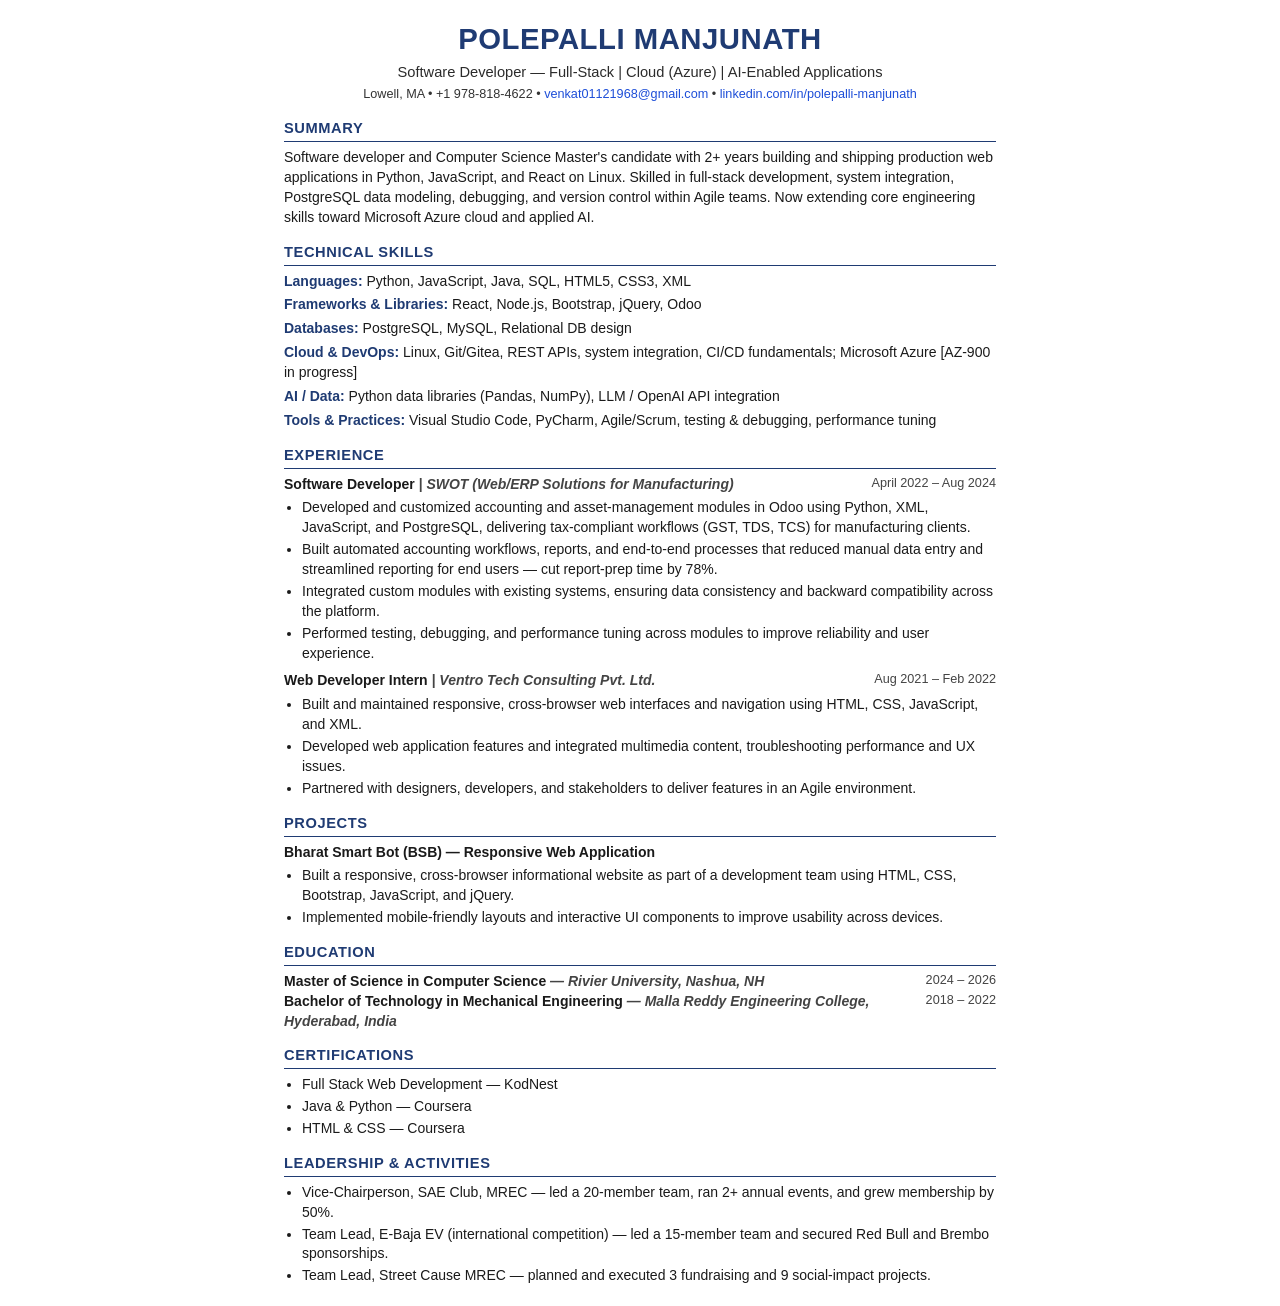
<file: assets/resume.html>
<!DOCTYPE html>
<html lang="en">
<head>
<meta charset="UTF-8" />
<meta name="viewport" content="width=device-width, initial-scale=1" />
<title>Polepalli Manjunath — Résumé</title>
<style>
  /* Faithful recreation of the uploaded résumé. Open & Ctrl/Cmd+P → Save as PDF. */
  @page { size: Letter; margin: 0.5in; }
  * { box-sizing: border-box; }
  body { font-family: "Calibri", "Segoe UI", Arial, sans-serif; color: #1a1a1a; line-height: 1.42; margin: 0; font-size: 10.5pt; }
  .wrap { max-width: 760px; margin: 0 auto; padding: 18px 24px; }
  h1 { text-align: center; margin: 0; font-size: 22pt; color: #1f3b73; letter-spacing: .5px; }
  .role { text-align: center; color: #2b2b2b; font-size: 11pt; margin-top: 2px; }
  .contact { text-align: center; font-size: 9.5pt; color: #333; margin-top: 4px; }
  .contact a { color: #1d4ed8; text-decoration: none; }
  h2 { font-size: 11pt; color: #1f3b73; letter-spacing: .04em; border-bottom: 1.5px solid #1f3b73; padding-bottom: 2px; margin: 14px 0 6px; text-transform: uppercase; }
  .row { display: flex; justify-content: space-between; gap: 12px; }
  .row .t { font-weight: 700; }
  .row .d { color: #444; white-space: nowrap; font-size: 9.5pt; }
  .org { font-style: italic; color: #444; }
  ul { margin: 4px 0 0; padding-left: 18px; }
  li { margin-bottom: 2px; }
  p { margin: 4px 0; }
  .skills b { color: #1f3b73; }
</style>
</head>
<body>
<div class="wrap">
  <h1>POLEPALLI MANJUNATH</h1>
  <div class="role">Software Developer — Full-Stack | Cloud (Azure) | AI-Enabled Applications</div>
  <div class="contact">Lowell, MA • +1 978-818-4622 • <a href="mailto:venkat01121968@gmail.com">venkat01121968@gmail.com</a> • <a href="https://linkedin.com/in/polepalli-manjunath">linkedin.com/in/polepalli-manjunath</a></div>

  <h2>Summary</h2>
  <p>Software developer and Computer Science Master's candidate with 2+ years building and shipping production web
  applications in Python, JavaScript, and React on Linux. Skilled in full-stack development, system integration,
  PostgreSQL data modeling, debugging, and version control within Agile teams. Now extending core engineering skills
  toward Microsoft Azure cloud and applied AI.</p>

  <h2>Technical Skills</h2>
  <div class="skills">
    <p><b>Languages:</b> Python, JavaScript, Java, SQL, HTML5, CSS3, XML</p>
    <p><b>Frameworks &amp; Libraries:</b> React, Node.js, Bootstrap, jQuery, Odoo</p>
    <p><b>Databases:</b> PostgreSQL, MySQL, Relational DB design</p>
    <p><b>Cloud &amp; DevOps:</b> Linux, Git/Gitea, REST APIs, system integration, CI/CD fundamentals; Microsoft Azure [AZ-900 in progress]</p>
    <p><b>AI / Data:</b> Python data libraries (Pandas, NumPy), LLM / OpenAI API integration</p>
    <p><b>Tools &amp; Practices:</b> Visual Studio Code, PyCharm, Agile/Scrum, testing &amp; debugging, performance tuning</p>
  </div>

  <h2>Experience</h2>
  <div class="row"><span class="t">Software Developer <span class="org">| SWOT (Web/ERP Solutions for Manufacturing)</span></span><span class="d">April 2022 – Aug 2024</span></div>
  <ul>
    <li>Developed and customized accounting and asset-management modules in Odoo using Python, XML, JavaScript, and PostgreSQL, delivering tax-compliant workflows (GST, TDS, TCS) for manufacturing clients.</li>
    <li>Built automated accounting workflows, reports, and end-to-end processes that reduced manual data entry and streamlined reporting for end users — cut report-prep time by 78%.</li>
    <li>Integrated custom modules with existing systems, ensuring data consistency and backward compatibility across the platform.</li>
    <li>Performed testing, debugging, and performance tuning across modules to improve reliability and user experience.</li>
  </ul>
  <div class="row" style="margin-top:8px"><span class="t">Web Developer Intern <span class="org">| Ventro Tech Consulting Pvt. Ltd.</span></span><span class="d">Aug 2021 – Feb 2022</span></div>
  <ul>
    <li>Built and maintained responsive, cross-browser web interfaces and navigation using HTML, CSS, JavaScript, and XML.</li>
    <li>Developed web application features and integrated multimedia content, troubleshooting performance and UX issues.</li>
    <li>Partnered with designers, developers, and stakeholders to deliver features in an Agile environment.</li>
  </ul>

  <h2>Projects</h2>
  <div class="row"><span class="t">Bharat Smart Bot (BSB) — Responsive Web Application</span></div>
  <ul>
    <li>Built a responsive, cross-browser informational website as part of a development team using HTML, CSS, Bootstrap, JavaScript, and jQuery.</li>
    <li>Implemented mobile-friendly layouts and interactive UI components to improve usability across devices.</li>
  </ul>

  <h2>Education</h2>
  <div class="row"><span class="t">Master of Science in Computer Science <span class="org">— Rivier University, Nashua, NH</span></span><span class="d">2024 – 2026</span></div>
  <div class="row"><span class="t">Bachelor of Technology in Mechanical Engineering <span class="org">— Malla Reddy Engineering College, Hyderabad, India</span></span><span class="d">2018 – 2022</span></div>

  <h2>Certifications</h2>
  <ul>
    <li>Full Stack Web Development — KodNest</li>
    <li>Java &amp; Python — Coursera</li>
    <li>HTML &amp; CSS — Coursera</li>
  </ul>

  <h2>Leadership &amp; Activities</h2>
  <ul>
    <li>Vice-Chairperson, SAE Club, MREC — led a 20-member team, ran 2+ annual events, and grew membership by 50%.</li>
    <li>Team Lead, E-Baja EV (international competition) — led a 15-member team and secured Red Bull and Brembo sponsorships.</li>
    <li>Team Lead, Street Cause MREC — planned and executed 3 fundraising and 9 social-impact projects.</li>
  </ul>
</div>
</body>
</html>
</file>
<file: css/styles.css>
/* ==========================================================================
   Polepalli Manjunath — Portfolio
   Design system: Executive / premium corporate, LIGHT theme
   Palette:  Navy #0F172A (primary) · Blue #2563EB (accent) · Emerald #059669 (impact)
   Type:     Space Grotesk (headings) + Inter (body)
   Author note: zero runtime dependencies; charts are hand-rolled on <canvas>.
   ========================================================================== */

/* -------------------------------------------------------------------------- */
/* 1. Design tokens                                                           */
/* -------------------------------------------------------------------------- */
:root {
  /* Brand / semantic colors */
  --navy:        #0F172A;
  --navy-700:    #1E293B;
  --navy-600:    #334155;
  --slate-500:   #64748B;
  --slate-400:   #94A3B8;
  --slate-300:   #CBD5E1;
  --slate-200:   #E2E8F0;
  --slate-100:   #F1F5F9;
  --surface:     #FFFFFF;
  --bg:          #F8FAFC;
  --bg-tint:     #F4F7FE;        /* soft blue page tint */

  --accent:      #2563EB;        /* primary CTA / links */
  --accent-600:  #1D4ED8;
  --accent-050:  #EFF4FF;
  --emerald:     #059669;        /* positive impact metrics */
  --emerald-050: #ECFDF5;
  --amber:       #D97706;
  --violet:      #7C3AED;
  --danger:      #DC2626;

  /* Text */
  --text:        #0F172A;
  --text-soft:   #334155;
  --text-muted:  #64748B;
  --on-accent:   #FFFFFF;

  /* Typography */
  --font-head: "Space Grotesk", "Inter", system-ui, sans-serif;
  --font-body: "Inter", system-ui, -apple-system, "Segoe UI", sans-serif;
  --font-mono: "JetBrains Mono", "SFMono-Regular", Consolas, monospace;

  /* Spacing scale (8pt rhythm) */
  --sp-1: 4px;  --sp-2: 8px;  --sp-3: 12px; --sp-4: 16px;
  --sp-5: 24px; --sp-6: 32px; --sp-7: 48px; --sp-8: 64px; --sp-9: 96px;

  /* Radius */
  --r-sm: 8px; --r-md: 14px; --r-lg: 20px; --r-xl: 28px; --r-pill: 999px;

  /* Elevation (consistent scale) */
  --sh-1: 0 1px 2px rgba(15,23,42,.06), 0 1px 3px rgba(15,23,42,.05);
  --sh-2: 0 4px 12px rgba(15,23,42,.06), 0 2px 4px rgba(15,23,42,.04);
  --sh-3: 0 12px 28px rgba(15,23,42,.10), 0 4px 8px rgba(15,23,42,.05);
  --sh-4: 0 24px 60px rgba(15,23,42,.16), 0 8px 16px rgba(15,23,42,.06);
  --sh-accent: 0 10px 30px rgba(37,99,235,.28);

  --container: 1200px;
  --nav-h: 72px;
  --ease: cubic-bezier(.22,.61,.36,1);    /* ease-out, natural */
  --ease-in: cubic-bezier(.55,.085,.68,.53);
}

/* -------------------------------------------------------------------------- */
/* 2. Reset & base                                                            */
/* -------------------------------------------------------------------------- */
*, *::before, *::after { box-sizing: border-box; }
* { margin: 0; }
html { scroll-behavior: smooth; -webkit-text-size-adjust: 100%; }
@media (prefers-reduced-motion: reduce) { html { scroll-behavior: auto; } }

body {
  font-family: var(--font-body);
  font-size: 16px;
  line-height: 1.65;
  color: var(--text-soft);
  background: var(--bg);
  -webkit-font-smoothing: antialiased;
  text-rendering: optimizeLegibility;
  overflow-x: hidden;
}

h1, h2, h3, h4 {
  font-family: var(--font-head);
  color: var(--text);
  line-height: 1.12;
  letter-spacing: -0.02em;
  font-weight: 700;
}
h2 { font-size: clamp(1.9rem, 3.4vw, 2.9rem); }
h3 { font-size: clamp(1.25rem, 2vw, 1.6rem); letter-spacing: -0.01em; }
p  { color: var(--text-soft); }
a  { color: var(--accent); text-decoration: none; transition: color .2s var(--ease); }
a:hover { color: var(--accent-600); }
img, svg, canvas { display: block; max-width: 100%; }
ul { list-style: none; padding: 0; }

::selection { background: var(--accent); color: #fff; }

:focus-visible {
  outline: 3px solid var(--accent);
  outline-offset: 2px;
  border-radius: 4px;
}

/* -------------------------------------------------------------------------- */
/* 3. Layout helpers                                                          */
/* -------------------------------------------------------------------------- */
.container { width: 100%; max-width: var(--container); margin-inline: auto; padding-inline: var(--sp-5); }
.section { padding-block: clamp(var(--sp-8), 9vw, var(--sp-9)); position: relative; }
.section--tint { background: linear-gradient(180deg, var(--bg-tint), var(--bg)); }
.eyebrow {
  display: inline-flex; align-items: center; gap: var(--sp-2);
  font-family: var(--font-mono); font-size: .78rem; font-weight: 600;
  letter-spacing: .14em; text-transform: uppercase; color: var(--accent);
  background: var(--accent-050); border: 1px solid #DCE6FF;
  padding: 6px 12px; border-radius: var(--r-pill);
}
.eyebrow::before { content: ""; width: 6px; height: 6px; border-radius: 50%; background: var(--accent); }
.section__head { max-width: 680px; margin-bottom: var(--sp-7); }
.section__head p { margin-top: var(--sp-3); font-size: 1.08rem; color: var(--text-muted); }
.section__head .eyebrow { margin-bottom: var(--sp-4); }

/* gradient text accent for headlines */
.grad {
  background: linear-gradient(110deg, var(--accent) 0%, var(--violet) 55%, var(--accent-600) 100%);
  -webkit-background-clip: text; background-clip: text; color: transparent;
}

/* -------------------------------------------------------------------------- */
/* 4. Buttons                                                                 */
/* -------------------------------------------------------------------------- */
.btn {
  --btn-bg: var(--accent);
  display: inline-flex; align-items: center; justify-content: center; gap: var(--sp-2);
  font-family: var(--font-head); font-weight: 600; font-size: .98rem;
  padding: 13px 22px; min-height: 48px; border-radius: var(--r-pill);
  border: 1px solid transparent; cursor: pointer; white-space: nowrap;
  transition: transform .18s var(--ease), box-shadow .25s var(--ease), background .2s var(--ease);
  background: var(--btn-bg); color: var(--on-accent); box-shadow: var(--sh-accent);
}
.btn:hover  { transform: translateY(-2px); box-shadow: 0 14px 36px rgba(37,99,235,.34); }
.btn:active { transform: translateY(0); }
.btn--ghost {
  background: var(--surface); color: var(--text); border-color: var(--slate-200);
  box-shadow: var(--sh-1);
}
.btn--ghost:hover { box-shadow: var(--sh-2); border-color: var(--slate-300); background: #fff; }
.btn--sm { min-height: 40px; padding: 9px 16px; font-size: .9rem; }
.btn .ic { width: 18px; height: 18px; }

/* -------------------------------------------------------------------------- */
/* 5. Navbar                                                                  */
/* -------------------------------------------------------------------------- */
.nav {
  position: fixed; inset: 0 0 auto 0; height: var(--nav-h); z-index: 100;
  display: flex; align-items: center;
  transition: background .3s var(--ease), box-shadow .3s var(--ease), border-color .3s var(--ease);
  border-bottom: 1px solid transparent;
}
.nav.is-scrolled {
  background: rgba(255,255,255,.78);
  backdrop-filter: saturate(180%) blur(14px);
  -webkit-backdrop-filter: saturate(180%) blur(14px);
  box-shadow: var(--sh-1); border-bottom-color: var(--slate-200);
}
.nav__inner { display: flex; align-items: center; justify-content: space-between; width: 100%; }
.brand { display: flex; align-items: center; gap: var(--sp-3); font-family: var(--font-head); font-weight: 700; color: var(--text); }
.brand__mark {
  width: 40px; height: 40px; border-radius: 12px; display: grid; place-items: center;
  color: #fff; font-size: 1rem; letter-spacing: -.04em;
  background: linear-gradient(135deg, var(--navy), var(--accent));
  box-shadow: var(--sh-2);
}
.brand__name { line-height: 1.1; }
.brand__name small { display: block; font-family: var(--font-mono); font-weight: 500; font-size: .68rem; color: var(--text-muted); letter-spacing: .06em; }
.nav__links { display: flex; align-items: center; gap: var(--sp-2); }
.nav__links a {
  color: var(--text-soft); font-weight: 500; font-size: .95rem;
  padding: 8px 14px; border-radius: var(--r-pill); transition: background .2s, color .2s;
}
.nav__links a:hover { background: var(--slate-100); color: var(--text); }
.nav__links a.active-link { color: var(--accent); background: var(--accent-050); }
.nav__cta { margin-left: var(--sp-3); }
.nav__toggle { display: none; background: none; border: 0; cursor: pointer; padding: 8px; color: var(--text); }

/* Mobile nav */
.nav__panel { display: none; }
@media (max-width: 920px) {
  .nav__links, .nav__cta { display: none; }
  .nav__toggle { display: grid; place-items: center; width: 44px; height: 44px; }
  .nav__panel {
    display: block; position: fixed; inset: var(--nav-h) 0 auto 0; z-index: 99;
    background: rgba(255,255,255,.97); backdrop-filter: blur(14px);
    border-bottom: 1px solid var(--slate-200); box-shadow: var(--sh-3);
    transform: translateY(-12px); opacity: 0; pointer-events: none;
    transition: opacity .25s var(--ease), transform .25s var(--ease);
  }
  .nav__panel.is-open { transform: none; opacity: 1; pointer-events: auto; }
  .nav__panel a { display: block; padding: 14px var(--sp-5); font-weight: 500; color: var(--text); border-bottom: 1px solid var(--slate-100); }
  .nav__panel a:last-child { border-bottom: 0; }
}

/* -------------------------------------------------------------------------- */
/* 6. Hero                                                                    */
/* -------------------------------------------------------------------------- */
.hero { position: relative; padding-top: calc(var(--nav-h) + clamp(40px, 8vw, 90px)); padding-bottom: var(--sp-9); overflow: hidden; }
.hero__bg { position: absolute; inset: 0; z-index: -1; }
.hero__bg::before {  /* soft radial glows */
  content: ""; position: absolute; inset: 0;
  background:
    radial-gradient(60% 60% at 80% 0%, rgba(37,99,235,.12), transparent 60%),
    radial-gradient(50% 50% at 0% 30%, rgba(124,58,237,.10), transparent 55%),
    linear-gradient(180deg, #fff, var(--bg));
}
.hero__grid {  /* subtle dotted grid */
  position: absolute; inset: 0; opacity: .5;
  background-image: radial-gradient(var(--slate-200) 1px, transparent 1px);
  background-size: 26px 26px;
  -webkit-mask-image: radial-gradient(70% 60% at 50% 30%, #000, transparent 80%);
          mask-image: radial-gradient(70% 60% at 50% 30%, #000, transparent 80%);
}
.hero__inner { display: grid; grid-template-columns: 1.15fr .85fr; gap: var(--sp-8); align-items: center; }
.hero__status {
  display: inline-flex; align-items: center; gap: var(--sp-2); font-size: .85rem; font-weight: 500;
  color: var(--emerald); background: var(--emerald-050); border: 1px solid #BBF7D0;
  padding: 6px 14px; border-radius: var(--r-pill); margin-bottom: var(--sp-5);
}
.hero__status .dot { width: 8px; height: 8px; border-radius: 50%; background: var(--emerald); box-shadow: 0 0 0 0 rgba(5,150,105,.5); animation: pulse 2.4s infinite; }
@keyframes pulse { 0%{box-shadow:0 0 0 0 rgba(5,150,105,.5)} 70%{box-shadow:0 0 0 8px rgba(5,150,105,0)} 100%{box-shadow:0 0 0 0 rgba(5,150,105,0)} }
.hero h1 { font-size: clamp(2.4rem, 5.2vw, 4rem); margin-bottom: var(--sp-4); }
.hero__lead { font-size: clamp(1.05rem, 1.6vw, 1.25rem); color: var(--text-muted); max-width: 56ch; margin-bottom: var(--sp-6); }
.hero__lead strong { color: var(--text-soft); font-weight: 600; }
.hero__actions { display: flex; flex-wrap: wrap; gap: var(--sp-3); margin-bottom: var(--sp-7); }
.hero__stats { display: flex; flex-wrap: wrap; gap: var(--sp-6); }
.hero__stat .num { font-family: var(--font-head); font-size: 1.9rem; font-weight: 700; color: var(--text); letter-spacing: -.02em; font-variant-numeric: tabular-nums; }
.hero__stat .lbl { font-size: .85rem; color: var(--text-muted); }

/* Hero visual: floating "architecture" card */
.hero__visual { position: relative; }
.code-card {
  background: var(--navy); color: #E2E8F0; border-radius: var(--r-lg);
  box-shadow: var(--sh-4); overflow: hidden; border: 1px solid rgba(148,163,184,.15);
}
.code-card__bar { display: flex; align-items: center; gap: 7px; padding: 12px 16px; background: #111c33; border-bottom: 1px solid rgba(148,163,184,.12); }
.code-card__bar i { width: 11px; height: 11px; border-radius: 50%; background: #475569; }
.code-card__bar i:nth-child(1){ background:#ef5f56 } .code-card__bar i:nth-child(2){ background:#f6bd3b } .code-card__bar i:nth-child(3){ background:#27c93f }
.code-card__bar span { margin-left: auto; font-family: var(--font-mono); font-size: .74rem; color: var(--slate-400); }
.code-card pre { margin: 0; padding: 18px 20px; font-family: var(--font-mono); font-size: .82rem; line-height: 1.7; overflow-x: auto; }
.code-card .tk-key { color: #93C5FD; } .code-card .tk-str { color: #6EE7B7; }
.code-card .tk-fn { color: #C4B5FD; } .code-card .tk-num { color: #FBBF24; } .code-card .tk-cm { color: #64748B; font-style: italic; }
.hero__chip {
  position: absolute; background: #fff; border: 1px solid var(--slate-200); box-shadow: var(--sh-3);
  border-radius: var(--r-md); padding: 12px 14px; display: flex; align-items: center; gap: 10px; font-size: .85rem; font-weight: 600; color: var(--text);
}
.hero__chip .ic { width: 28px; height: 28px; padding: 5px; border-radius: 8px; color: #fff; }
.hero__chip--a { top: -22px; right: 8%; animation: float 6s var(--ease) infinite; }
.hero__chip--b { bottom: -20px; left: -16px; animation: float 7s var(--ease) infinite .6s; }
@keyframes float { 0%,100%{ transform: translateY(0) } 50%{ transform: translateY(-12px) } }

@media (max-width: 920px) {
  .hero__inner { grid-template-columns: 1fr; gap: var(--sp-7); }
  .hero__visual { order: -1; max-width: 460px; }
}

/* -------------------------------------------------------------------------- */
/* 7. Marquee (tech logos / skills strip)                                     */
/* -------------------------------------------------------------------------- */
.marquee { border-block: 1px solid var(--slate-200); background: #fff; padding-block: var(--sp-5); overflow: hidden; }
.marquee__label { text-align: center; font-size: .8rem; color: var(--text-muted); letter-spacing: .12em; text-transform: uppercase; margin-bottom: var(--sp-4); }
.marquee__track { display: flex; gap: var(--sp-7); width: max-content; animation: scroll-x 32s linear infinite; }
.marquee:hover .marquee__track { animation-play-state: paused; }
.marquee__track span { font-family: var(--font-head); font-weight: 600; font-size: 1.1rem; color: var(--slate-400); display: flex; align-items: center; gap: 10px; }
@keyframes scroll-x { to { transform: translateX(-50%); } }
@media (prefers-reduced-motion: reduce){ .marquee__track { animation: none; flex-wrap: wrap; justify-content: center; } }

/* -------------------------------------------------------------------------- */
/* 8. Expertise cards                                                         */
/* -------------------------------------------------------------------------- */
.expertise__grid { display: grid; grid-template-columns: repeat(auto-fit, minmax(280px, 1fr)); gap: var(--sp-5); }
.xcard {
  position: relative; background: var(--surface); border: 1px solid var(--slate-200);
  border-radius: var(--r-lg); padding: var(--sp-6); box-shadow: var(--sh-1);
  transition: transform .3s var(--ease), box-shadow .3s var(--ease), border-color .3s var(--ease);
  overflow: hidden;
}
.xcard::after { content:""; position:absolute; inset:0 0 auto 0; height:3px; background:linear-gradient(90deg,var(--accent),var(--violet)); transform:scaleX(0); transform-origin:left; transition:transform .35s var(--ease); }
.xcard:hover { transform: translateY(-6px); box-shadow: var(--sh-3); border-color: #DCE6FF; }
.xcard:hover::after { transform: scaleX(1); }
.xcard__icon { width: 52px; height: 52px; border-radius: 14px; display: grid; place-items: center; color: #fff; margin-bottom: var(--sp-4); box-shadow: var(--sh-2); }
.xcard__icon .ic { width: 26px; height: 26px; }
.xcard h3 { margin-bottom: var(--sp-2); font-size: 1.2rem; }
.xcard p { font-size: .95rem; color: var(--text-muted); margin-bottom: var(--sp-4); }
.xcard__tags { display: flex; flex-wrap: wrap; gap: 6px; }
.tag {
  font-family: var(--font-mono); font-size: .74rem; font-weight: 500; color: var(--text-soft);
  background: var(--slate-100); border: 1px solid var(--slate-200); padding: 4px 10px; border-radius: var(--r-pill);
}
/* per-card accent gradients */
.g-blue   { background: linear-gradient(135deg,#2563EB,#3B82F6); }
.g-violet { background: linear-gradient(135deg,#7C3AED,#A855F7); }
.g-sky    { background: linear-gradient(135deg,#0369A1,#0EA5E9); }
.g-emerald{ background: linear-gradient(135deg,#059669,#10B981); }
.g-amber  { background: linear-gradient(135deg,#D97706,#F59E0B); }
.g-navy   { background: linear-gradient(135deg,#0F172A,#334155); }

/* -------------------------------------------------------------------------- */
/* 9. Projects                                                                */
/* -------------------------------------------------------------------------- */
.proj__grid { display: grid; grid-template-columns: repeat(auto-fill, minmax(340px, 1fr)); gap: var(--sp-5); }
.proj {
  display: flex; flex-direction: column; background: var(--surface); border: 1px solid var(--slate-200);
  border-radius: var(--r-lg); overflow: hidden; box-shadow: var(--sh-1);
  transition: transform .3s var(--ease), box-shadow .3s var(--ease);
}
.proj:hover { transform: translateY(-6px); box-shadow: var(--sh-3); }
.proj__media { position: relative; aspect-ratio: 16/9; display: grid; place-items: center; overflow: hidden; }
.proj__media canvas { width: 100%; height: 100%; }
.proj__badge { position: absolute; top: 12px; left: 12px; font-family: var(--font-mono); font-size: .7rem; font-weight: 600; letter-spacing: .06em; text-transform: uppercase; color: #fff; background: rgba(15,23,42,.55); backdrop-filter: blur(6px); padding: 5px 10px; border-radius: var(--r-pill); }
.proj__body { padding: var(--sp-5); display: flex; flex-direction: column; flex: 1; }
.proj__body h3 { font-size: 1.22rem; margin-bottom: var(--sp-2); }
.proj__body > p { font-size: .94rem; color: var(--text-muted); margin-bottom: var(--sp-4); }
.proj__stack { display: flex; flex-wrap: wrap; gap: 6px; margin-bottom: var(--sp-4); }
.proj__metrics { display: flex; gap: var(--sp-5); margin-bottom: var(--sp-5); padding-top: var(--sp-4); border-top: 1px dashed var(--slate-200); }
.proj__metric .v { font-family: var(--font-head); font-weight: 700; font-size: 1.3rem; color: var(--emerald); font-variant-numeric: tabular-nums; }
.proj__metric .k { font-size: .76rem; color: var(--text-muted); }
.proj__foot { margin-top: auto; display: flex; gap: var(--sp-3); }

/* -------------------------------------------------------------------------- */
/* 10. Modal (project demos)                                                  */
/* -------------------------------------------------------------------------- */
.modal { position: fixed; inset: 0; z-index: 200; display: none; }
.modal.is-open { display: block; }
.modal__scrim { position: absolute; inset: 0; background: rgba(15,23,42,.55); backdrop-filter: blur(4px); opacity: 0; transition: opacity .25s var(--ease); }
.modal.is-open .modal__scrim { opacity: 1; }
.modal__dialog {
  position: absolute; inset: 0; margin: auto; width: min(1040px, 94vw); height: min(86vh, 920px);
  background: var(--bg); border-radius: var(--r-lg); box-shadow: var(--sh-4); overflow: hidden;
  display: flex; flex-direction: column; transform: translateY(18px) scale(.985); opacity: 0;
  transition: transform .3s var(--ease), opacity .3s var(--ease);
}
.modal.is-open .modal__dialog { transform: none; opacity: 1; }
.modal__head { display: flex; align-items: center; gap: var(--sp-4); padding: var(--sp-4) var(--sp-5); background: #fff; border-bottom: 1px solid var(--slate-200); }
.modal__head .ic-wrap { width: 42px; height: 42px; border-radius: 11px; display: grid; place-items: center; color: #fff; flex: none; }
.modal__head h3 { font-size: 1.15rem; }
.modal__head p { font-size: .85rem; color: var(--text-muted); }
.modal__close { margin-left: auto; width: 42px; height: 42px; border-radius: 50%; border: 1px solid var(--slate-200); background: #fff; color: var(--text); cursor: pointer; display: grid; place-items: center; transition: background .2s, transform .2s; flex: none; }
.modal__close:hover { background: var(--slate-100); transform: rotate(90deg); }
.modal__body { flex: 1; overflow: auto; padding: var(--sp-5); }
.modal__tabs { display: flex; gap: 4px; padding: var(--sp-3) var(--sp-5) 0; background: #fff; }
.modal__tab { font-family: var(--font-head); font-weight: 600; font-size: .9rem; color: var(--text-muted); background: none; border: 0; border-bottom: 2px solid transparent; padding: 10px 14px; cursor: pointer; transition: color .2s, border-color .2s; }
.modal__tab.is-active { color: var(--accent); border-bottom-color: var(--accent); }
.modal__pane { display: none; animation: fadeIn .3s var(--ease); }
.modal__pane.is-active { display: block; }
@keyframes fadeIn { from { opacity: 0; transform: translateY(6px); } to { opacity: 1; transform: none; } }

/* Documentation blocks inside modal */
.doc-grid { display: grid; grid-template-columns: repeat(auto-fit, minmax(220px,1fr)); gap: var(--sp-4); }
.doc-card { background: #fff; border: 1px solid var(--slate-200); border-radius: var(--r-md); padding: var(--sp-4); }
.doc-card h4 { font-family: var(--font-head); font-size: .82rem; text-transform: uppercase; letter-spacing: .08em; color: var(--accent); margin-bottom: var(--sp-2); }
.doc-card p, .doc-card li { font-size: .92rem; color: var(--text-soft); }
.doc-card ul li { position: relative; padding-left: 18px; margin-bottom: 4px; }
.doc-card ul li::before { content: ""; position: absolute; left: 0; top: 9px; width: 6px; height: 6px; border-radius: 50%; background: var(--accent); }

/* -------------------------------------------------------------------------- */
/* 11. Generic demo UI primitives (shared by demos.js)                         */
/* -------------------------------------------------------------------------- */
.demo-panel { background: #fff; border: 1px solid var(--slate-200); border-radius: var(--r-md); padding: var(--sp-5); }
.demo-toolbar { display: flex; flex-wrap: wrap; gap: var(--sp-3); align-items: center; margin-bottom: var(--sp-5); }
.field { display: flex; flex-direction: column; gap: 6px; }
.field label { font-size: .8rem; font-weight: 600; color: var(--text-soft); }
.input, select, textarea {
  font: inherit; font-size: .92rem; color: var(--text); background: #fff;
  border: 1px solid var(--slate-300); border-radius: var(--r-sm); padding: 10px 12px; min-height: 44px;
  transition: border-color .2s, box-shadow .2s; width: 100%;
}
.input:focus, select:focus, textarea:focus { outline: none; border-color: var(--accent); box-shadow: 0 0 0 3px var(--accent-050); }
textarea { min-height: 120px; resize: vertical; line-height: 1.6; }
.seg { display: inline-flex; background: var(--slate-100); border-radius: var(--r-pill); padding: 4px; gap: 2px; }
.seg button { font: inherit; font-size: .85rem; font-weight: 600; color: var(--text-muted); background: none; border: 0; padding: 7px 14px; border-radius: var(--r-pill); cursor: pointer; min-height: 36px; transition: background .2s, color .2s; }
.seg button.is-active { background: #fff; color: var(--accent); box-shadow: var(--sh-1); }
.range { accent-color: var(--accent); }
.pill-stat { display: inline-flex; align-items: baseline; gap: 6px; background: var(--slate-100); padding: 8px 14px; border-radius: var(--r-md); }
.pill-stat b { font-family: var(--font-head); font-size: 1.15rem; color: var(--text); font-variant-numeric: tabular-nums; }
.pill-stat span { font-size: .78rem; color: var(--text-muted); }

/* Kanban */
.kanban { display: grid; grid-template-columns: repeat(3, 1fr); gap: var(--sp-4); }
.kcol { background: var(--slate-100); border-radius: var(--r-md); padding: var(--sp-3); min-height: 240px; transition: background .2s, box-shadow .2s; }
.kcol.drag-over { background: var(--accent-050); box-shadow: inset 0 0 0 2px var(--accent); }
.kcol__head { display: flex; align-items: center; justify-content: space-between; padding: 4px 8px var(--sp-3); font-family: var(--font-head); font-weight: 600; font-size: .92rem; color: var(--text); }
.kcol__head .count { font-size: .76rem; color: var(--text-muted); background: #fff; border-radius: var(--r-pill); padding: 2px 9px; }
.kcard {
  background: #fff; border: 1px solid var(--slate-200); border-radius: var(--r-sm); padding: 12px;
  margin-bottom: var(--sp-3); box-shadow: var(--sh-1); cursor: grab; transition: box-shadow .2s, transform .15s;
}
.kcard:active { cursor: grabbing; }
.kcard.dragging { opacity: .5; transform: rotate(1.5deg); box-shadow: var(--sh-3); }
.kcard__top { display: flex; align-items: center; justify-content: space-between; margin-bottom: 6px; }
.kcard__prio { font-family: var(--font-mono); font-size: .66rem; font-weight: 600; text-transform: uppercase; padding: 2px 8px; border-radius: var(--r-pill); }
.prio-high { background: #FEE2E2; color: #B91C1C; } .prio-med { background: #FEF3C7; color: #B45309; } .prio-low { background: #DCFCE7; color: #15803D; }
.kcard__del { background: none; border: 0; color: var(--slate-400); cursor: pointer; padding: 2px; border-radius: 6px; }
.kcard__del:hover { color: var(--danger); background: #FEE2E2; }
.kcard p { font-size: .9rem; color: var(--text); margin: 0; }
.kcard__meta { display: flex; align-items: center; gap: 6px; margin-top: 8px; font-size: .74rem; color: var(--text-muted); }

/* API playground */
.api-grid { display: grid; grid-template-columns: 1fr 1fr; gap: var(--sp-4); }
.api-req { display: flex; gap: var(--sp-2); margin-bottom: var(--sp-3); }
.method { font-family: var(--font-mono); font-weight: 700; font-size: .8rem; padding: 0 12px; display: grid; place-items: center; border-radius: var(--r-sm); color: #fff; }
.m-get { background: var(--emerald); } .m-post { background: var(--accent); }
.code-out { font-family: var(--font-mono); font-size: .82rem; line-height: 1.6; background: var(--navy); color: #E2E8F0; border-radius: var(--r-sm); padding: var(--sp-4); overflow: auto; max-height: 360px; white-space: pre; }
.code-out .k { color: #93C5FD; } .code-out .s { color: #6EE7B7; } .code-out .n { color: #FBBF24; } .code-out .b { color: #C4B5FD; }
.api-meta { display: flex; gap: var(--sp-3); margin-bottom: var(--sp-3); flex-wrap: wrap; }
.status-dot { display:inline-flex; align-items:center; gap:6px; font-family:var(--font-mono); font-size:.8rem; font-weight:600; }
.status-dot b { color: var(--emerald); }

/* Azure simulator */
.az-stage { background: linear-gradient(180deg,#0B1220,#0F172A); border-radius: var(--r-md); padding: var(--sp-5); color: #E2E8F0; }
.az-flow { display: flex; align-items: center; justify-content: space-between; gap: var(--sp-3); flex-wrap: wrap; }
.az-node { flex: 1; min-width: 110px; text-align: center; background: rgba(148,163,184,.08); border: 1px solid rgba(148,163,184,.18); border-radius: var(--r-md); padding: var(--sp-4) var(--sp-3); transition: border-color .3s, box-shadow .3s, transform .3s; }
.az-node.active { border-color: var(--accent); box-shadow: 0 0 24px rgba(37,99,235,.4); transform: translateY(-3px); }
.az-node .ic { width: 26px; height: 26px; margin: 0 auto 8px; color: #60A5FA; }
.az-node .t { font-family: var(--font-head); font-weight: 600; font-size: .9rem; }
.az-node .s { font-size: .74rem; color: var(--slate-400); font-family: var(--font-mono); }
.az-instances { display: flex; flex-wrap: wrap; gap: 6px; margin-top: var(--sp-3); min-height: 30px; }
.az-inst { width: 26px; height: 26px; border-radius: 6px; background: var(--accent); display: grid; place-items: center; color: #fff; font-size: .65rem; font-family: var(--font-mono); animation: popIn .3s var(--ease); }
@keyframes popIn { from { transform: scale(0); opacity: 0; } to { transform: scale(1); opacity: 1; } }

/* AI analyzer */
.ai-out { display: grid; grid-template-columns: repeat(auto-fit,minmax(150px,1fr)); gap: var(--sp-3); }
.ai-stat { background: #fff; border: 1px solid var(--slate-200); border-radius: var(--r-md); padding: var(--sp-4); text-align: center; }
.ai-stat .v { font-family: var(--font-head); font-weight: 700; font-size: 1.6rem; color: var(--text); }
.ai-stat .k { font-size: .76rem; color: var(--text-muted); }
.gauge { position: relative; }
.sentiment-bar { height: 10px; border-radius: var(--r-pill); background: linear-gradient(90deg,#DC2626,#F59E0B,#10B981); position: relative; margin: var(--sp-4) 0; }
.sentiment-bar .needle { position: absolute; top: -5px; width: 4px; height: 20px; background: var(--navy); border-radius: 2px; transition: left .6s var(--ease); box-shadow: var(--sh-2); }
.chips { display: flex; flex-wrap: wrap; gap: 6px; }
.chip-kw { font-family: var(--font-mono); font-size: .78rem; background: var(--accent-050); color: var(--accent-600); border: 1px solid #DCE6FF; padding: 4px 10px; border-radius: var(--r-pill); }

/* KPI dashboard */
.kpi-row { display: grid; grid-template-columns: repeat(auto-fit,minmax(160px,1fr)); gap: var(--sp-3); margin-bottom: var(--sp-4); }
.kpi { background: #fff; border: 1px solid var(--slate-200); border-radius: var(--r-md); padding: var(--sp-4); }
.kpi .lbl { font-size: .8rem; color: var(--text-muted); display: flex; align-items: center; gap: 6px; }
.kpi .val { font-family: var(--font-head); font-weight: 700; font-size: 1.7rem; color: var(--text); margin: 4px 0; font-variant-numeric: tabular-nums; }
.kpi .delta { font-size: .8rem; font-weight: 600; display: inline-flex; align-items: center; gap: 3px; }
.delta-up { color: var(--emerald); } .delta-down { color: var(--danger); }
.dash-charts { display: grid; grid-template-columns: 1.5fr 1fr; gap: var(--sp-4); }
.chart-box { background: #fff; border: 1px solid var(--slate-200); border-radius: var(--r-md); padding: var(--sp-4); }
.chart-box h4 { font-family: var(--font-head); font-size: .95rem; margin-bottom: var(--sp-3); display:flex; justify-content:space-between; align-items:center; }
.chart-box canvas { width: 100%; }

@media (max-width: 760px) {
  .api-grid, .dash-charts { grid-template-columns: 1fr; }
  .kanban { grid-template-columns: 1fr; }
}

/* -------------------------------------------------------------------------- */
/* 12. Impact / achievements                                                  */
/* -------------------------------------------------------------------------- */
.impact { display: grid; grid-template-columns: 1fr 1fr; gap: var(--sp-7); align-items: start; }
.impact__stats { display: grid; grid-template-columns: 1fr 1fr; gap: var(--sp-4); }
.stat-card { background: var(--surface); border: 1px solid var(--slate-200); border-radius: var(--r-lg); padding: var(--sp-5); box-shadow: var(--sh-1); transition: transform .3s var(--ease), box-shadow .3s var(--ease); }
.stat-card:hover { transform: translateY(-4px); box-shadow: var(--sh-2); }
.stat-card .ic { width: 40px; height: 40px; padding: 9px; border-radius: 11px; color: #fff; margin-bottom: var(--sp-3); }
.stat-card .num { font-family: var(--font-head); font-weight: 700; font-size: 2.4rem; color: var(--text); letter-spacing: -.02em; font-variant-numeric: tabular-nums; line-height: 1; }
.stat-card .num small { font-size: 1.3rem; }
.stat-card .lbl { color: var(--text-muted); font-size: .92rem; margin-top: 6px; }
.timeline { position: relative; padding-left: var(--sp-6); }
.timeline::before { content: ""; position: absolute; left: 7px; top: 6px; bottom: 6px; width: 2px; background: linear-gradient(var(--accent), var(--slate-200)); }
.tl-item { position: relative; padding-bottom: var(--sp-6); }
.tl-item:last-child { padding-bottom: 0; }
.tl-item::before { content: ""; position: absolute; left: calc(-1 * var(--sp-6) + 1px); top: 5px; width: 14px; height: 14px; border-radius: 50%; background: #fff; border: 3px solid var(--accent); box-shadow: var(--sh-1); }
.tl-item .when { font-family: var(--font-mono); font-size: .76rem; color: var(--accent); font-weight: 600; letter-spacing: .04em; }
.tl-item h4 { font-family: var(--font-head); font-size: 1.08rem; color: var(--text); margin: 4px 0 2px; }
.tl-item .org { font-size: .9rem; color: var(--text-muted); margin-bottom: 8px; }
.tl-item p { font-size: .92rem; color: var(--text-soft); }
@media (max-width: 860px){ .impact { grid-template-columns: 1fr; gap: var(--sp-6);} }

/* -------------------------------------------------------------------------- */
/* 13. Contact                                                                */
/* -------------------------------------------------------------------------- */
.contact { position: relative; overflow: hidden; }
.contact__card {
  background: linear-gradient(135deg, var(--navy) 0%, #1E293B 60%, #1d3a8a 130%);
  border-radius: var(--r-xl); padding: clamp(var(--sp-6), 6vw, var(--sp-9)); color: #fff; position: relative; overflow: hidden;
  box-shadow: var(--sh-4);
}
.contact__card::before { content:""; position:absolute; inset:0; background: radial-gradient(50% 80% at 90% 0%, rgba(37,99,235,.4), transparent 60%); }
.contact__inner { position: relative; display: grid; grid-template-columns: 1fr 1fr; gap: var(--sp-8); align-items: center; }
.contact h2 { color: #fff; }
.contact__inner > div p { color: #CBD5E1; margin-top: var(--sp-3); }
.contact__links { display: flex; flex-direction: column; gap: var(--sp-3); margin-top: var(--sp-5); }
.contact__links a { display: inline-flex; align-items: center; gap: var(--sp-3); color: #E2E8F0; font-weight: 500; }
.contact__links a .ic { width: 20px; height: 20px; color: #93C5FD; }
.contact__links a:hover { color: #fff; }
.form { background: rgba(255,255,255,.06); border: 1px solid rgba(148,163,184,.2); border-radius: var(--r-lg); padding: var(--sp-5); backdrop-filter: blur(8px); }
.form .field { margin-bottom: var(--sp-4); }
.form label { color: #E2E8F0; }
.form .input, .form textarea { background: rgba(255,255,255,.08); border-color: rgba(148,163,184,.3); color: #fff; }
.form .input::placeholder, .form textarea::placeholder { color: #94A3B8; }
.form .input:focus, .form textarea:focus { border-color: #60A5FA; box-shadow: 0 0 0 3px rgba(96,165,250,.25); background: rgba(255,255,255,.12); }
.form .error-msg { color: #FCA5A5; font-size: .8rem; margin-top: 4px; display: none; }
.form .field.invalid .error-msg { display: block; }
.form .field.invalid .input, .form .field.invalid textarea { border-color: #F87171; }
.form__status { font-size: .9rem; margin-top: var(--sp-3); min-height: 22px; }
@media (max-width: 860px){ .contact__inner { grid-template-columns: 1fr; gap: var(--sp-6);} }

/* -------------------------------------------------------------------------- */
/* 14. Footer                                                                  */
/* -------------------------------------------------------------------------- */
.footer { padding-block: var(--sp-7); border-top: 1px solid var(--slate-200); background: #fff; }
.footer__inner { display: flex; flex-wrap: wrap; gap: var(--sp-4); align-items: center; justify-content: space-between; }
.footer small { color: var(--text-muted); font-size: .85rem; }
.footer__social { display: flex; gap: var(--sp-2); }
.footer__social a { width: 40px; height: 40px; display: grid; place-items: center; border-radius: 50%; border: 1px solid var(--slate-200); color: var(--text-soft); transition: all .2s; }
.footer__social a:hover { background: var(--navy); color: #fff; border-color: var(--navy); transform: translateY(-2px); }
.footer__note { width:100%; text-align:center; font-size:.78rem; color:var(--slate-400); margin-top:var(--sp-4); padding-top:var(--sp-4); border-top:1px dashed var(--slate-200); }

/* -------------------------------------------------------------------------- */
/* 15. Scroll-reveal + back-to-top + toast                                     */
/* -------------------------------------------------------------------------- */
[data-reveal] { opacity: 0; transform: translateY(26px); transition: opacity .6s var(--ease), transform .6s var(--ease); }
[data-reveal].in { opacity: 1; transform: none; }
[data-reveal][data-delay="1"]{ transition-delay: .08s; }
[data-reveal][data-delay="2"]{ transition-delay: .16s; }
[data-reveal][data-delay="3"]{ transition-delay: .24s; }
[data-reveal][data-delay="4"]{ transition-delay: .32s; }
@media (prefers-reduced-motion: reduce){ [data-reveal]{ opacity:1 !important; transform:none !important; transition:none; } .hero__chip, .hero__status .dot { animation:none; } }

.to-top { position: fixed; right: 24px; bottom: 24px; width: 48px; height: 48px; border-radius: 50%; background: var(--navy); color: #fff; border: 0; cursor: pointer; display: grid; place-items: center; box-shadow: var(--sh-3); opacity: 0; pointer-events: none; transform: translateY(12px); transition: opacity .3s, transform .3s, background .2s; z-index: 90; }
.to-top.show { opacity: 1; pointer-events: auto; transform: none; }
.to-top:hover { background: var(--accent); }

.toast { position: fixed; bottom: 24px; left: 50%; transform: translateX(-50%) translateY(20px); background: var(--navy); color: #fff; padding: 12px 20px; border-radius: var(--r-pill); box-shadow: var(--sh-3); font-size: .9rem; font-weight: 500; opacity: 0; pointer-events: none; transition: opacity .3s, transform .3s; z-index: 300; display: flex; align-items: center; gap: 8px; }
.toast.show { opacity: 1; transform: translateX(-50%); }
.toast .ic { width: 18px; height: 18px; color: #6EE7B7; }

.ic { display: inline-block; vertical-align: middle; stroke-width: 2; }
</file>
<file: css/enhance.css>
/* ==========================================================================
   enhance.css — Glassmorphism + vibrancy + mascot + games + live data
   Loaded AFTER styles.css so it can layer on / override the base theme.
   --------------------------------------------------------------------------
   GLASSMORPHISM 101 (used throughout this file):
     background: semi-transparent fill        → lets color bleed through
     backdrop-filter: blur() saturate()       → frosts whatever is behind it
     border: 1px solid rgba(255,255,255,.6)   → the bright "glass edge"
     box-shadow + subtle inner highlight      → sense of a floating pane
   The trick only reads as glass when there's something colorful behind it,
   so we paint a soft animated "aurora" on the page background first.
   ========================================================================== */

/* ----- extra vibrant tokens layered onto the base palette ----- */
:root {
  --c-indigo: #4F46E5;
  --c-violet: #7C3AED;
  --c-fuchsia:#C026D3;
  --c-cyan:   #06B6D4;
  --c-sky:    #0EA5E9;
  --c-rose:   #F43F5E;
  --c-amber:  #F59E0B;
  --glass-bg:        rgba(255,255,255,.55);
  --glass-bg-strong: rgba(255,255,255,.72);
  --glass-brd:       rgba(255,255,255,.65);
  --glass-blur: blur(18px) saturate(185%);
  --glow: 0 0 0 1px rgba(255,255,255,.4), 0 18px 50px -12px rgba(79,70,229,.45);
}

/* ====================== 1. Vibrant aurora backdrop ====================== */
/* Fixed, GPU-cheap colored blobs that drift slowly behind the glass UI. */
.aurora { position: fixed; inset: 0; z-index: -2; overflow: hidden; pointer-events: none; }
.aurora::before, .aurora::after,
.aurora .blob { content: ""; position: absolute; border-radius: 50%; filter: blur(70px); opacity: .55; }
.aurora::before { width: 46vw; height: 46vw; left: -8vw; top: -10vw; background: radial-gradient(circle at 30% 30%, var(--c-indigo), transparent 70%); animation: drift1 24s var(--ease) infinite alternate; }
.aurora::after  { width: 40vw; height: 40vw; right: -6vw; top: 20vh; background: radial-gradient(circle at 60% 40%, var(--c-fuchsia), transparent 70%); animation: drift2 28s var(--ease) infinite alternate; }
.aurora .blob   { width: 38vw; height: 38vw; left: 30vw; bottom: -14vw; background: radial-gradient(circle at 50% 50%, var(--c-cyan), transparent 70%); opacity: .4; animation: drift3 32s var(--ease) infinite alternate; }
@keyframes drift1 { to { transform: translate(8vw, 10vh) scale(1.15); } }
@keyframes drift2 { to { transform: translate(-6vw, 8vh) scale(1.1); } }
@keyframes drift3 { to { transform: translate(-10vw, -8vh) scale(1.2); } }
/* lighten the base page so the aurora reads through everything */
body { background: #EEF2FB; }
@media (prefers-reduced-motion: reduce) {
  .aurora::before, .aurora::after, .aurora .blob { animation: none; }
}

/* ====================== 2. Glass-ify existing UI ======================== */
/* Navbar: frosted glass once scrolled. */
.nav.is-scrolled {
  background: var(--glass-bg-strong);
  backdrop-filter: var(--glass-blur);
  -webkit-backdrop-filter: var(--glass-blur);
  border-bottom-color: var(--glass-brd);
  box-shadow: 0 8px 30px -10px rgba(79,70,229,.25);
}

/* Cards become frosted panes with a bright top edge + lift/glow on hover. */
.xcard, .proj, .stat-card, .chart-box, .demo-panel {
  background: var(--glass-bg);
  backdrop-filter: var(--glass-blur);
  -webkit-backdrop-filter: var(--glass-blur);
  border-color: var(--glass-brd);
  position: relative;
}
.xcard::before, .proj::before, .stat-card::before {
  content: ""; position: absolute; inset: 0; border-radius: inherit; pointer-events: none;
  background: linear-gradient(180deg, rgba(255,255,255,.5), transparent 40%);
  opacity: .7;
}
.xcard:hover, .proj:hover, .stat-card:hover {
  box-shadow: var(--glow);
  border-color: rgba(255,255,255,.85);
}
/* Ghost buttons + nav pills → glass */
.btn--ghost { background: var(--glass-bg); backdrop-filter: var(--glass-blur); -webkit-backdrop-filter: var(--glass-blur); border-color: var(--glass-brd); }
.btn--ghost:hover { background: rgba(255,255,255,.8); box-shadow: var(--glow); }

/* Primary button: vibrant gradient + animated sheen + glow */
.btn:not(.btn--ghost) {
  background: linear-gradient(120deg, var(--c-indigo), var(--c-violet) 55%, var(--c-fuchsia));
  background-size: 180% 180%; box-shadow: 0 10px 30px -6px rgba(124,58,237,.5);
  position: relative; overflow: hidden;
}
.btn:not(.btn--ghost):hover { background-position: 100% 0; transform: translateY(-2px) scale(1.02); box-shadow: 0 16px 40px -8px rgba(124,58,237,.6); }
.btn:not(.btn--ghost)::after { /* moving sheen */
  content: ""; position: absolute; top: 0; left: -120%; width: 60%; height: 100%;
  background: linear-gradient(110deg, transparent, rgba(255,255,255,.45), transparent);
  transform: skewX(-20deg); transition: left .6s var(--ease);
}
.btn:not(.btn--ghost):hover::after { left: 130%; }
@media (prefers-reduced-motion: reduce){ .btn:not(.btn--ghost)::after { display: none; } }

/* Modal dialog: glass */
.modal__dialog { background: var(--glass-bg-strong); backdrop-filter: var(--glass-blur); -webkit-backdrop-filter: var(--glass-blur); }
.modal__head, .modal__tabs { background: rgba(255,255,255,.5); }

/* vibrant gradient text helper variant */
.grad { background: linear-gradient(110deg, var(--c-indigo), var(--c-fuchsia) 50%, var(--c-cyan)); -webkit-background-clip: text; background-clip: text; color: transparent; }

/* "Current role" pill on timeline */
.tl-item .now-badge {
  display: inline-flex; align-items: center; gap: 6px; margin-left: 8px; vertical-align: middle;
  font-family: var(--font-mono); font-size: .64rem; font-weight: 700; letter-spacing: .06em; text-transform: uppercase;
  color: #fff; background: linear-gradient(120deg, var(--emerald), #10B981); padding: 3px 9px; border-radius: var(--r-pill);
  box-shadow: 0 4px 12px rgba(5,150,105,.4);
}
.tl-item .now-badge .ping { width: 7px; height: 7px; border-radius: 50%; background: #fff; animation: pulse 2s infinite; }
.tl-item.is-current::before { border-color: var(--emerald); box-shadow: 0 0 0 4px rgba(5,150,105,.18); }

/* ========================= 3. Mascot guide bot ========================== */
.mascot {
  position: fixed; right: 22px; bottom: 22px; z-index: 95;
  width: 84px; height: 84px; border: 0; background: none; cursor: pointer; padding: 0;
  filter: drop-shadow(0 12px 18px rgba(79,70,229,.35));
  transition: transform .4s var(--ease);
  -webkit-tap-highlight-color: transparent;
}
.mascot:hover { transform: translateY(-6px) scale(1.06); }
.mascot:active { transform: scale(.94); }
.mascot.is-happy { animation: bot-bounce .7s var(--ease); }
.mascot.is-wave  .arm-r { animation: bot-wave .6s ease-in-out 2; transform-origin: 70% 30%; }
@keyframes bot-bounce { 0%,100%{ transform: translateY(0) } 30%{ transform: translateY(-22px) scale(1.08) } 55%{ transform: translateY(0) scale(.96,1.04) } 75%{ transform: translateY(-8px) } }
@keyframes bot-wave { 0%,100%{ transform: rotate(0) } 50%{ transform: rotate(-22deg) } }

/* idle float + breathing handled on the SVG body group */
.mascot .body-grp { animation: bot-float 4.5s ease-in-out infinite, bot-breathe 3.2s ease-in-out infinite; transform-origin: 50% 60%; }
@keyframes bot-float   { 0%,100%{ transform: translateY(0) } 50%{ transform: translateY(-4px) } }
@keyframes bot-breathe { 0%,100%{ transform: scale(1) } 50%{ transform: scale(1.035) } }
/* blinking: eyelids scale down quickly on a long loop */
.mascot .eye-lid { transform-origin: center; animation: bot-blink 5s infinite; }
@keyframes bot-blink { 0%,94%,100%{ transform: scaleY(0) } 96%,98%{ transform: scaleY(1) } }
.mascot .ring { transform-origin: 50% 50%; animation: bot-spin 14s linear infinite; opacity: .6; }
@keyframes bot-spin { to { transform: rotate(360deg) } }
@media (prefers-reduced-motion: reduce){
  .mascot .body-grp, .mascot .eye-lid, .mascot .ring, .mascot.is-happy, .mascot.is-wave .arm-r { animation: none; }
}

/* speech bubble */
.mascot-bubble {
  position: fixed; right: 116px; bottom: 40px; z-index: 96; max-width: 280px;
  background: var(--glass-bg-strong); backdrop-filter: var(--glass-blur); -webkit-backdrop-filter: var(--glass-blur);
  border: 1px solid var(--glass-brd); border-radius: 18px 18px 4px 18px; padding: 14px 16px;
  box-shadow: 0 18px 50px -12px rgba(79,70,229,.5);
  opacity: 0; transform: translateY(10px) scale(.96); transform-origin: bottom right; pointer-events: none;
  transition: opacity .3s var(--ease), transform .3s var(--ease);
}
.mascot-bubble.show { opacity: 1; transform: none; pointer-events: auto; }
.mascot-bubble h5 { font-family: var(--font-head); font-size: .92rem; color: var(--text); margin-bottom: 4px; display: flex; align-items: center; gap: 6px; }
.mascot-bubble p { font-size: .86rem; color: var(--text-soft); margin: 0; }
.mascot-bubble .b-actions { display: flex; gap: 8px; margin-top: 10px; }
.mascot-bubble .b-actions button { font: 600 .78rem var(--font-head); border: 0; cursor: pointer; border-radius: var(--r-pill); padding: 6px 12px; }
.mascot-bubble .b-go { background: var(--c-indigo); color: #fff; }
.mascot-bubble .b-next { background: rgba(15,23,42,.08); color: var(--text); }
.mascot-bubble::after { content: ""; position: absolute; right: -7px; bottom: 10px; width: 16px; height: 16px; background: inherit; border-right: 1px solid var(--glass-brd); border-bottom: 1px solid var(--glass-brd); transform: rotate(-45deg); }
@media (max-width: 560px){ .mascot { width: 64px; height: 64px; right: 14px; bottom: 14px; } .mascot-bubble { right: 14px; bottom: 88px; max-width: calc(100vw - 28px); } }

/* ============================ 4. Section shell ========================== */
.eyebrow.alt { color: var(--c-fuchsia); background: rgba(192,38,211,.08); border-color: rgba(192,38,211,.2); }
.eyebrow.alt::before { background: var(--c-fuchsia); }

/* ============================== 5. Games =============================== */
.games__grid { display: grid; grid-template-columns: repeat(auto-fit, minmax(260px,1fr)); gap: var(--sp-5); }
.gcard {
  position: relative; border-radius: var(--r-lg); padding: var(--sp-6); overflow: hidden; cursor: pointer;
  color: #fff; border: 1px solid rgba(255,255,255,.25); box-shadow: var(--sh-2);
  transition: transform .3s var(--ease), box-shadow .3s var(--ease);
}
.gcard:hover { transform: translateY(-6px) scale(1.015); box-shadow: var(--glow); }
.gcard.g1 { background: linear-gradient(135deg, var(--c-indigo), var(--c-sky)); }
.gcard.g2 { background: linear-gradient(135deg, var(--c-violet), var(--c-fuchsia)); }
.gcard.g3 { background: linear-gradient(135deg, var(--c-amber), var(--c-rose)); }
.gcard .g-emoji { font-size: 2.2rem; }  /* decorative only (aria-hidden) */
.gcard h3 { color: #fff; margin: 12px 0 6px; }
.gcard p { color: rgba(255,255,255,.9); font-size: .9rem; }
.gcard .g-best { margin-top: 16px; font-family: var(--font-mono); font-size: .78rem; background: rgba(255,255,255,.18); display: inline-flex; gap: 6px; padding: 5px 12px; border-radius: var(--r-pill); }
.gcard .g-play { position: absolute; top: 16px; right: 16px; width: 40px; height: 40px; border-radius: 50%; background: rgba(255,255,255,.2); display: grid; place-items: center; transition: background .2s, transform .3s; }
.gcard:hover .g-play { background: rgba(255,255,255,.34); transform: scale(1.1) rotate(8deg); }

/* Game overlay (separate from the demo modal) */
.game-overlay { position: fixed; inset: 0; z-index: 250; display: none; }
.game-overlay.is-open { display: block; }
.game-overlay__scrim { position: absolute; inset: 0; background: rgba(15,23,42,.55); backdrop-filter: blur(6px); }
.game-stage {
  position: absolute; inset: 0; margin: auto; width: min(560px, 94vw); height: min(640px, 92vh);
  background: var(--glass-bg-strong); backdrop-filter: var(--glass-blur); -webkit-backdrop-filter: var(--glass-blur);
  border: 1px solid var(--glass-brd); border-radius: var(--r-lg); box-shadow: var(--sh-4);
  display: flex; flex-direction: column; overflow: hidden;
  transform: translateY(16px) scale(.98); opacity: 0; transition: transform .3s var(--ease), opacity .3s var(--ease);
}
.game-overlay.is-open .game-stage { transform: none; opacity: 1; }
.game-head { display: flex; align-items: center; gap: 12px; padding: 16px 20px; border-bottom: 1px solid var(--glass-brd); }
.game-head h3 { font-size: 1.1rem; }
.game-head .score { margin-left: auto; font-family: var(--font-mono); font-weight: 600; color: var(--c-indigo); }
.game-close { width: 40px; height: 40px; border-radius: 50%; border: 1px solid var(--glass-brd); background: rgba(255,255,255,.5); cursor: pointer; display: grid; place-items: center; transition: transform .2s, background .2s; }
.game-close:hover { transform: rotate(90deg); background: #fff; }
.game-body { flex: 1; position: relative; overflow: hidden; }
.game-arena { position: absolute; inset: 0; }

/* reaction game targets */
.rx-target { position: absolute; border-radius: 50%; background: radial-gradient(circle at 35% 30%, #fff, var(--c-indigo)); box-shadow: 0 6px 18px rgba(79,70,229,.5); cursor: pointer; animation: popIn .2s var(--ease); display:grid; place-items:center; color:#fff; }
.rx-target.bad { background: radial-gradient(circle at 35% 30%, #fff, var(--c-rose)); box-shadow: 0 6px 18px rgba(244,63,94,.5); }

/* memory game */
.mem-grid { display: grid; grid-template-columns: repeat(4, 1fr); gap: 10px; padding: 18px; height: 100%; align-content: center; }
.mem-card { aspect-ratio: 1; border-radius: 12px; position: relative; transform-style: preserve-3d; transition: transform .4s var(--ease); cursor: pointer; }
.mem-card.flip { transform: rotateY(180deg); }
.mem-face { position: absolute; inset: 0; border-radius: 12px; display: grid; place-items: center; backface-visibility: hidden; font-size: 1.8rem; }
.mem-front { background: linear-gradient(135deg, var(--c-violet), var(--c-fuchsia)); color: #fff; }
.mem-front::after { content: "?"; font-family: var(--font-head); font-weight: 700; font-size: 1.6rem; }
.mem-back { background: #fff; border: 2px solid var(--glass-brd); transform: rotateY(180deg); }
.mem-card.matched .mem-back { background: var(--emerald-050); border-color: var(--emerald); }

/* quick-math */
.qm-wrap { display: flex; flex-direction: column; align-items: center; justify-content: center; height: 100%; gap: 20px; padding: 20px; text-align: center; }
.qm-q { font-family: var(--font-head); font-weight: 700; font-size: 2.6rem; color: var(--text); }
.qm-opts { display: grid; grid-template-columns: 1fr 1fr; gap: 12px; width: 100%; max-width: 320px; }
.qm-opt { font: 700 1.3rem var(--font-head); padding: 16px; border-radius: var(--r-md); border: 1px solid var(--glass-brd); background: rgba(255,255,255,.6); cursor: pointer; transition: transform .15s, background .2s; }
.qm-opt:hover { transform: translateY(-2px); background: #fff; }
.qm-opt.right { background: var(--emerald); color: #fff; border-color: var(--emerald); }
.qm-opt.wrong { background: var(--c-rose); color: #fff; border-color: var(--c-rose); }
.qm-timebar { height: 8px; width: 100%; max-width: 320px; background: rgba(15,23,42,.1); border-radius: var(--r-pill); overflow: hidden; }
.qm-timebar i { display: block; height: 100%; background: linear-gradient(90deg, var(--c-indigo), var(--c-fuchsia)); width: 100%; transition: width 1s linear; }

/* game start / end screens + leaderboard + badges */
.game-screen { position: absolute; inset: 0; display: flex; flex-direction: column; align-items: center; justify-content: center; gap: 14px; padding: 24px; text-align: center; background: rgba(255,255,255,.4); backdrop-filter: blur(4px); }
.game-screen h2 { font-size: 1.8rem; }
.game-screen .big-score { font-family: var(--font-head); font-size: 3rem; font-weight: 700; background: linear-gradient(120deg,var(--c-indigo),var(--c-fuchsia)); -webkit-background-clip: text; background-clip: text; color: transparent; }
.badge { display: inline-flex; align-items: center; gap: 8px; padding: 8px 16px; border-radius: var(--r-pill); font-family: var(--font-head); font-weight: 700; color: #fff; animation: bot-bounce .7s var(--ease); }
.badge.bronze { background: linear-gradient(120deg,#B45309,#D97706); }
.badge.silver { background: linear-gradient(120deg,#64748B,#94A3B8); }
.badge.gold   { background: linear-gradient(120deg,#CA8A04,#FACC15); color:#3b2f00; }
.lb { width: 100%; max-width: 320px; text-align: left; }
.lb h4 { font-family: var(--font-head); font-size: .85rem; text-transform: uppercase; letter-spacing: .08em; color: var(--text-muted); margin-bottom: 8px; }
.lb-row { display: flex; align-items: center; gap: 10px; padding: 7px 12px; border-radius: var(--r-sm); font-size: .9rem; }
.lb-row:nth-child(even){ background: rgba(255,255,255,.5); }
.lb-row .rank { font-family: var(--font-mono); font-weight: 700; color: var(--c-indigo); width: 22px; }
.lb-row .who { font-family: var(--font-mono); font-weight: 600; }
.lb-row .pts { margin-left: auto; font-family: var(--font-mono); font-weight: 700; }
.lb-row.you { box-shadow: inset 0 0 0 2px var(--c-indigo); background: var(--accent-050); }
.initials-in { display: flex; gap: 8px; justify-content: center; align-items: center; }
.initials-in input { width: 90px; text-align: center; text-transform: uppercase; font-family: var(--font-mono); font-weight: 700; letter-spacing: .2em; }
.confetti { position: absolute; width: 10px; height: 14px; top: -20px; will-change: transform; }
@media (prefers-reduced-motion: reduce){ .badge { animation: none; } .confetti { display: none; } }

/* ============================ 6. Live data ============================= */
.live__grid { display: grid; grid-template-columns: repeat(auto-fit, minmax(280px,1fr)); gap: var(--sp-5); }
.lcard {
  background: var(--glass-bg); backdrop-filter: var(--glass-blur); -webkit-backdrop-filter: var(--glass-blur);
  border: 1px solid var(--glass-brd); border-radius: var(--r-lg); padding: var(--sp-5); box-shadow: var(--sh-1);
  display: flex; flex-direction: column; min-height: 260px; transition: box-shadow .3s var(--ease), transform .3s var(--ease);
}
.lcard:hover { box-shadow: var(--glow); transform: translateY(-4px); }
.lcard__head { display: flex; align-items: center; gap: 10px; margin-bottom: var(--sp-4); }
.lcard__head .ic-wrap { width: 38px; height: 38px; border-radius: 10px; display: grid; place-items: center; color: #fff; flex: none; }
.lcard__head h3 { font-size: 1.05rem; }
.lcard__head .live-dot { margin-left: auto; display: inline-flex; align-items: center; gap: 6px; font-size: .72rem; font-family: var(--font-mono); color: var(--emerald); }
.lcard__head .live-dot i { width: 7px; height: 7px; border-radius: 50%; background: var(--emerald); animation: pulse 1.8s infinite; }
.lcard__body { flex: 1; }
.lcard__foot { margin-top: var(--sp-4); padding-top: var(--sp-3); border-top: 1px dashed var(--slate-200); font-size: .76rem; color: var(--text-muted); display: flex; justify-content: space-between; align-items: center; }
.lcard__foot button { font: 600 .76rem var(--font-head); border: 0; background: none; color: var(--accent); cursor: pointer; }

/* loading skeletons (shimmer) */
.skel { background: linear-gradient(100deg, rgba(148,163,184,.18) 30%, rgba(148,163,184,.35) 50%, rgba(148,163,184,.18) 70%); background-size: 200% 100%; border-radius: 8px; animation: shimmer 1.3s linear infinite; }
@keyframes shimmer { to { background-position: -200% 0; } }
.skel-line { height: 12px; margin-bottom: 10px; }
.skel-line.w60 { width: 60%; } .skel-line.w80 { width: 80%; } .skel-line.w40 { width: 40%; }
.skel-block { height: 60px; margin-bottom: 12px; }
@media (prefers-reduced-motion: reduce){ .skel { animation: none; } .lcard__head .live-dot i { animation: none; } }

/* error state */
.lerror { display: flex; flex-direction: column; align-items: center; justify-content: center; text-align: center; gap: 10px; height: 100%; color: var(--text-muted); padding: 20px; }
.lerror .ic { width: 32px; height: 32px; color: var(--amber); }
.lerror button { margin-top: 4px; }

/* weather */
.wx-now { display: flex; align-items: center; gap: 16px; }
.wx-temp { font-family: var(--font-head); font-weight: 700; font-size: 2.8rem; color: var(--text); line-height: 1; }
.wx-ico { font-size: 2.6rem; }
.wx-meta { display: grid; grid-template-columns: 1fr 1fr; gap: 8px; margin-top: 16px; }
.wx-meta div { background: rgba(255,255,255,.5); border-radius: 10px; padding: 8px 10px; font-size: .82rem; }
.wx-meta b { font-family: var(--font-head); display: block; color: var(--text); }

/* repo / list rows */
.lrow { display: flex; align-items: center; gap: 10px; padding: 9px 0; border-bottom: 1px solid rgba(148,163,184,.18); }
.lrow:last-child { border-bottom: 0; }
.lrow .lr-main { min-width: 0; flex: 1; }
.lrow .lr-title { font-weight: 600; font-size: .9rem; color: var(--text); white-space: nowrap; overflow: hidden; text-overflow: ellipsis; }
.lrow .lr-sub { font-size: .76rem; color: var(--text-muted); white-space: nowrap; overflow: hidden; text-overflow: ellipsis; }
.lrow .lr-stat { font-family: var(--font-mono); font-weight: 700; font-size: .82rem; color: var(--c-amber); flex: none; display: flex; align-items: center; gap: 4px; }
.lr-up { color: var(--emerald); } .lr-down { color: var(--danger); }
.lang-dot { width: 10px; height: 10px; border-radius: 50%; flex: none; }

.live-filter { display: flex; gap: 6px; flex-wrap: wrap; margin-bottom: 12px; }
.live-filter button { font: 600 .76rem var(--font-head); border: 1px solid var(--glass-brd); background: rgba(255,255,255,.5); border-radius: var(--r-pill); padding: 5px 12px; cursor: pointer; transition: all .2s; }
.live-filter button.on { background: var(--c-indigo); color: #fff; border-color: var(--c-indigo); }

/* AI chat */
.chat { display: flex; flex-direction: column; height: 360px; }
.chat__log { flex: 1; overflow-y: auto; display: flex; flex-direction: column; gap: 10px; padding-right: 4px; }
.msg { max-width: 82%; padding: 10px 14px; border-radius: 16px; font-size: .9rem; line-height: 1.5; animation: fadeIn .3s var(--ease); }
.msg.bot { align-self: flex-start; background: rgba(255,255,255,.7); border: 1px solid var(--glass-brd); border-bottom-left-radius: 4px; color: var(--text); }
.msg.user { align-self: flex-end; background: linear-gradient(120deg,var(--c-indigo),var(--c-violet)); color: #fff; border-bottom-right-radius: 4px; }
.msg.typing { display: inline-flex; gap: 4px; }
.msg.typing i { width: 7px; height: 7px; border-radius: 50%; background: var(--slate-400); animation: typing 1s infinite; }
.msg.typing i:nth-child(2){ animation-delay: .15s } .msg.typing i:nth-child(3){ animation-delay: .3s }
@keyframes typing { 0%,60%,100%{ transform: translateY(0); opacity:.4 } 30%{ transform: translateY(-5px); opacity:1 } }
.chat__sugg { display: flex; gap: 6px; flex-wrap: wrap; margin: 10px 0; }
.chat__sugg button { font: 500 .78rem var(--font-body); border: 1px solid var(--glass-brd); background: rgba(255,255,255,.5); border-radius: var(--r-pill); padding: 6px 12px; cursor: pointer; transition: all .2s; }
.chat__sugg button:hover { background: var(--c-indigo); color: #fff; border-color: var(--c-indigo); }
.chat__in { display: flex; gap: 8px; margin-top: 10px; }
.chat__in input { flex: 1; }
.chat__in button { flex: none; width: 48px; padding: 0; display: grid; place-items: center; }

/* generic fade-up used by JS for staggered injection */
.stagger-in { opacity: 0; transform: translateY(14px); animation: staggerIn .5s var(--ease) forwards; }
@keyframes staggerIn { to { opacity: 1; transform: none; } }
@media (prefers-reduced-motion: reduce){ .stagger-in { animation: none; opacity: 1; transform: none; } }
</file>
<file: css/theme.css>
/* ==========================================================================
   theme.css — Vibrant "Aurora + Glass" palette with premium light & dark
   Loaded LAST so its token values win over styles.css and enhance.css.
   --------------------------------------------------------------------------
   Design direction (from UI-UX-Pro-Max → Aurora UI + Glassmorphism +
   AI-platform palette): luminous indigo→violet→fuchsia→cyan gradients on a
   soft, eye-comforting off-white; a deep midnight-indigo dark mode (never
   pure black, text never pure white) that stays premium and low-strain.
   Everything is token-driven, so flipping [data-theme] re-skins the whole
   site — including the hand-rolled charts (they read these CSS variables).
   ========================================================================== */

/* ----------------------------- LIGHT (default) ------------------------- */
:root {
  /* BOLD AURORA — saturated brand ramp */
  --c-indigo:  #4F46E5;
  --c-violet:  #8B3CFF;
  --c-fuchsia: #E018E0;
  --c-cyan:    #06B6D4;
  --c-sky:     #2563EB;
  --c-rose:    #F43F5E;
  --c-amber:   #F59E0B;
  --c-emerald: #10B981;

  /* semantic */
  --accent:      #4F46E5;
  --accent-600:  #4338CA;
  --accent-050:  #E9E8FF;
  --emerald:     #0E9E6E;
  --emerald-050: #E3FBF1;
  --violet:      #8B3CFF;
  --amber:       #D97706;
  --danger:      #E11D48;

  /* backgrounds: a touch more color so the glass never looks washed-out */
  --bg:        #EBEDFF;
  --bg-tint:   #E1E4FF;
  --surface:   #FFFFFF;

  /* ink (deep indigo, strong contrast) */
  --text:      #120F2E;
  --text-soft: #322F57;
  --text-muted:#5E5C84;
  --on-accent: #FFFFFF;

  /* neutral ramp */
  --navy:     #120F2E;
  --navy-700: #211E45;
  --navy-600: #322F57;
  --slate-500:#5E5C84;
  --slate-400:#908FB6;
  --slate-300:#BEBDDC;
  --slate-200:#DCDBF1;
  --slate-100:#EAE9FB;

  /* glass — more opaque + faintly tinted = crisp, not washed out */
  --glass-bg:        rgba(255,255,255,.66);
  --glass-bg-strong: rgba(255,255,255,.82);
  --glass-brd:       rgba(255,255,255,.9);
  --glass-blur: blur(22px) saturate(200%);
  --glow: 0 0 0 1px rgba(255,255,255,.6), 0 24px 60px -14px rgba(79,70,229,.55);

  /* aurora intensity (stronger = more colorful behind the glass) */
  --aurora-opacity: .92;
  color-scheme: light;
}

/* ------------------------------- DARK ---------------------------------- */
:root[data-theme="dark"] {
  /* slightly softened accents so they don't vibrate on dark */
  --c-indigo:  #8A8CFF;
  --c-violet:  #A78BFA;
  --c-fuchsia: #E879F9;
  --c-cyan:    #34D3EC;
  --c-sky:     #38BDF8;
  --c-rose:    #FB7185;
  --c-amber:   #FBBF24;
  --c-emerald: #34D399;

  --accent:      #8A8CFF;
  --accent-600:  #A5A6FF;
  --accent-050:  rgba(138,140,255,.16);
  --emerald:     #34D399;
  --emerald-050: rgba(52,211,153,.14);
  --violet:      #A78BFA;
  --amber:       #FBBF24;
  --danger:      #FB7185;

  /* midnight-indigo surfaces (never pure black) */
  --bg:        #0B0E22;
  --bg-tint:   #10142E;
  --surface:   #161A35;

  /* text never pure white → reduces glare */
  --text:      #ECEDFB;
  --text-soft: #C4C6EA;
  --text-muted:#9094C0;
  --on-accent: #0B0E22;

  --navy:     #0B0E22;
  --navy-700: #161A35;
  --navy-600: #C4C6EA;
  --slate-500:#9094C0;
  --slate-400:#7C81AE;
  --slate-300:#4A4F77;
  --slate-200:#2C3155;
  --slate-100:#1B2042;

  --glass-bg:        rgba(255,255,255,.055);
  --glass-bg-strong: rgba(22,26,53,.72);
  --glass-brd:       rgba(255,255,255,.12);
  --glow: 0 0 0 1px rgba(138,140,255,.25), 0 22px 60px -16px rgba(0,0,0,.7);

  --aurora-opacity: .42;
  color-scheme: dark;
}

/* smooth theme switch */
html, body { transition: background-color .4s ease, color .4s ease; }
body { background: var(--bg); color: var(--text-soft); }

/* aurora picks up the (theme-aware) opacity */
.aurora::before, .aurora::after { opacity: var(--aurora-opacity); }
.aurora .blob { opacity: calc(var(--aurora-opacity) - .15); }

/* richer gradient headline */
.grad { background: linear-gradient(110deg, var(--c-indigo), var(--c-fuchsia) 48%, var(--c-cyan)); -webkit-background-clip: text; background-clip: text; color: transparent; }

/* ====================== dark-mode component fixes ======================= */
/* a handful of places hardcoded white in the base build — remap for dark. */
:root[data-theme="dark"] .marquee,
:root[data-theme="dark"] .footer { background: var(--surface); }
:root[data-theme="dark"] .nav.is-scrolled { box-shadow: 0 10px 30px -12px rgba(0,0,0,.7); }
:root[data-theme="dark"] .hero__bg::before { background:
  radial-gradient(60% 60% at 80% 0%, rgba(138,140,255,.16), transparent 60%),
  radial-gradient(50% 50% at 0% 30%, rgba(232,121,249,.12), transparent 55%),
  linear-gradient(180deg, var(--bg-tint), var(--bg)); }
:root[data-theme="dark"] .hero__chip { background: var(--surface); color: var(--text); }
:root[data-theme="dark"] .hero__status { background: rgba(52,211,153,.12); border-color: rgba(52,211,153,.3); }
:root[data-theme="dark"] .code-card { border-color: rgba(255,255,255,.08); }
:root[data-theme="dark"] .tag { background: var(--slate-100); color: var(--text-soft); border-color: var(--slate-200); }
:root[data-theme="dark"] .kcard,
:root[data-theme="dark"] .kcol__head .count,
:root[data-theme="dark"] .mem-back,
:root[data-theme="dark"] .wx-meta div,
:root[data-theme="dark"] .qm-opt,
:root[data-theme="dark"] .seg button.is-active,
:root[data-theme="dark"] .live-filter button { background: var(--surface); color: var(--text); }
:root[data-theme="dark"] .input,
:root[data-theme="dark"] select,
:root[data-theme="dark"] textarea { background: rgba(255,255,255,.04); color: var(--text); border-color: var(--slate-300); }
:root[data-theme="dark"] .seg,
:root[data-theme="dark"] .kcol,
:root[data-theme="dark"] .pill-stat { background: var(--slate-100); }
:root[data-theme="dark"] .modal__head,
:root[data-theme="dark"] .modal__tabs { background: rgba(22,26,53,.6); }
:root[data-theme="dark"] .code-out,
:root[data-theme="dark"] .az-stage { background: #0A0D1E; }
:root[data-theme="dark"] .msg.bot,
:root[data-theme="dark"] .chat__sugg button,
:root[data-theme="dark"] .game-close,
:root[data-theme="dark"] .qm-timebar { background: rgba(255,255,255,.06); color: var(--text); }
:root[data-theme="dark"] .doc-card,
:root[data-theme="dark"] .ai-stat,
:root[data-theme="dark"] .kpi,
:root[data-theme="dark"] .chart-box,
:root[data-theme="dark"] .demo-panel { background: var(--glass-bg); }

/* ========================= theme toggle button ========================= */
.theme-toggle {
  width: 42px; height: 42px; border-radius: 50%; border: 1px solid var(--glass-brd);
  background: var(--glass-bg); backdrop-filter: var(--glass-blur); -webkit-backdrop-filter: var(--glass-blur);
  cursor: pointer; display: grid; place-items: center; color: var(--text); flex: none;
  transition: transform .3s var(--ease), background .2s, box-shadow .2s;
}
.theme-toggle:hover { transform: translateY(-2px) rotate(12deg); box-shadow: var(--glow); }
.theme-toggle .ic { width: 20px; height: 20px; }
.theme-toggle .moon { display: none; }
:root[data-theme="dark"] .theme-toggle .sun { display: none; }
:root[data-theme="dark"] .theme-toggle .moon { display: block; }
.nav__inner .theme-toggle { margin-left: var(--sp-3); }
@media (max-width: 920px){ .nav__cta { display:none; } .nav__inner .theme-toggle { margin-left: auto; margin-right: 8px; } }

/* ===================== recruiter snapshot band ========================= */
.snapshot { margin-top: -28px; position: relative; z-index: 2; }
.snapshot__card {
  background: var(--glass-bg-strong); backdrop-filter: var(--glass-blur); -webkit-backdrop-filter: var(--glass-blur);
  border: 1px solid var(--glass-brd); border-radius: var(--r-lg); box-shadow: var(--sh-3);
  padding: var(--sp-5) var(--sp-6); display: grid; grid-template-columns: repeat(4, 1fr); gap: var(--sp-5);
}
.snap { display: flex; gap: 12px; align-items: center; }
.snap .ic-wrap { width: 40px; height: 40px; border-radius: 11px; display: grid; place-items: center; color: #fff; flex: none; box-shadow: var(--sh-2); }
.snap .k { font-size: .74rem; color: var(--text-muted); text-transform: uppercase; letter-spacing: .06em; }
.snap .v { font-family: var(--font-head); font-weight: 600; color: var(--text); font-size: .98rem; line-height: 1.25; }
@media (max-width: 860px){ .snapshot__card { grid-template-columns: 1fr 1fr; } }
@media (max-width: 480px){ .snapshot__card { grid-template-columns: 1fr; } }

/* "what I bring" value props */
.value__grid { display: grid; grid-template-columns: repeat(3, 1fr); gap: var(--sp-5); }
.vcard { background: var(--glass-bg); backdrop-filter: var(--glass-blur); -webkit-backdrop-filter: var(--glass-blur); border: 1px solid var(--glass-brd); border-radius: var(--r-lg); padding: var(--sp-6); box-shadow: var(--sh-1); transition: transform .3s var(--ease), box-shadow .3s var(--ease); }
.vcard:hover { transform: translateY(-5px); box-shadow: var(--glow); }
.vcard .big { font-family: var(--font-head); font-weight: 700; font-size: 2.4rem; background: linear-gradient(120deg,var(--c-indigo),var(--c-fuchsia)); -webkit-background-clip: text; background-clip: text; color: transparent; line-height: 1; }
.vcard h3 { font-size: 1.12rem; margin: 10px 0 6px; }
.vcard p { font-size: .92rem; color: var(--text-muted); }
@media (max-width: 760px){ .value__grid { grid-template-columns: 1fr; } }

/* make primary buttons pop a touch more in the new palette */
.btn:not(.btn--ghost) { background: linear-gradient(120deg, var(--c-indigo), var(--c-violet) 50%, var(--c-fuchsia)); box-shadow: 0 12px 32px -8px rgba(91,91,246,.55); }

/* active nav link in new palette */
.nav__links a.active-link { color: var(--accent); background: var(--accent-050); }

/* ===================== punchier aurora + reveals ====================== */
.aurora::before, .aurora::after, .aurora .blob { filter: blur(64px) saturate(1.55); }
:root[data-theme="dark"] { --aurora-opacity: .55; }

/* more dramatic scroll reveal (scale + blur + spring) */
[data-reveal] { opacity: 0; transform: translateY(42px) scale(.965); filter: blur(7px);
  transition: opacity .7s var(--ease), transform .75s var(--ease), filter .7s var(--ease); }
[data-reveal].in { opacity: 1; transform: none; filter: none; }
@media (prefers-reduced-motion: reduce){ [data-reveal]{ opacity:1 !important; transform:none !important; filter:none !important; } }

/* shimmering gradient text */
.grad { background-size: 220% auto; animation: gradShift 7s linear infinite; }
@keyframes gradShift { to { background-position: 220% center; } }

/* ======================= scroll progress bar ========================= */
.scroll-progress { position: fixed; top: 0; left: 0; right: 0; height: 3px; z-index: 101; pointer-events: none; }
.scroll-progress i { display: block; height: 100%; transform-origin: left; transform: scaleX(0);
  background: linear-gradient(90deg, var(--c-indigo), var(--c-fuchsia), var(--c-cyan)); box-shadow: 0 0 12px rgba(79,70,229,.7); }

/* ========================== scroll cue =============================== */
.scroll-cue { position: absolute; left: 50%; bottom: 22px; transform: translateX(-50%);
  display: flex; flex-direction: column; align-items: center; gap: 5px; background: none; border: 0; cursor: pointer;
  color: var(--text-muted); font: 600 .76rem var(--font-head); letter-spacing: .05em; transition: opacity .4s; animation: cueBob 1.9s ease-in-out infinite; z-index: 3; }
.scroll-cue svg { color: var(--c-indigo); }
.scroll-cue.hide { opacity: 0; pointer-events: none; }
@keyframes cueBob { 0%,100% { transform: translate(-50%,0); } 50% { transform: translate(-50%,9px); } }

/* ===================== playful mascot motions ======================== */
.mascot.is-zoomies { animation: novaZoom .7s var(--ease); }
@keyframes novaZoom { 0% { transform: rotate(0) scale(1);} 30% { transform: rotate(-20deg) scale(1.12);} 62% { transform: rotate(16deg) scale(1.08);} 100% { transform: rotate(0) scale(1);} }
.mascot.is-trick { animation: novaTrick .8s var(--ease); }
@keyframes novaTrick { 0% { transform: translateY(0) rotate(0);} 25% { transform: translateY(-20px) rotate(10deg);} 55% { transform: translateY(0) rotate(-6deg);} 75% { transform: translateY(-10px);} 100% { transform: translateY(0);} }
/* "play like a cat" wiggle while at the experience section */
.mascot.is-playing .body-grp { animation: bot-float 4.5s ease-in-out infinite, bot-breathe 3.2s ease-in-out infinite, novaWiggle 1.1s ease-in-out infinite; }
@keyframes novaWiggle { 0%,100% { transform: rotate(-4deg); } 50% { transform: rotate(4deg); } }

/* =============================== ECHO game =========================== */
.echo-wrap { display: flex; flex-direction: column; align-items: center; justify-content: center; height: 100%; gap: 18px; padding: 24px; text-align: center; }
.echo-status { font-family: var(--font-head); font-weight: 600; font-size: 1.12rem; color: var(--text); min-height: 1.4em; }
.echo-hint { font-size: .8rem; color: var(--text-muted); }
.echo-grid { display: grid; grid-template-columns: 1fr 1fr; gap: 14px; width: min(300px, 72vw); aspect-ratio: 1; }
.echo-pad { border: 0; border-radius: 20px; cursor: pointer; background: var(--pad); opacity: .5;
  box-shadow: inset 0 -7px 16px rgba(0,0,0,.28); transition: opacity .14s, transform .12s, box-shadow .15s; }
.echo-pad:hover { opacity: .72; }
.echo-pad.lit { opacity: 1; background: var(--lit); transform: scale(1.05); box-shadow: 0 0 34px var(--lit), inset 0 -4px 10px rgba(0,0,0,.12); }
.echo-pad.shake { animation: echoShake .4s; }
@keyframes echoShake { 0%,100% { transform: translateX(0);} 25% { transform: translateX(-7px);} 75% { transform: translateX(7px);} }

/* ============================ cinematic intro ======================== */
html.intro-playing, html.intro-playing body { overflow: hidden; }
.intro { position: fixed; inset: 0; z-index: 9999; display: grid; place-items: center; overflow: hidden;
  background: radial-gradient(120% 120% at 50% 0%, #1b1a4e, #0B0E22 60%);
  clip-path: circle(150% at 50% 50%); transition: clip-path .95s cubic-bezier(.7,0,.3,1), opacity .8s ease; }
.intro.intro--out { clip-path: circle(0% at 50% 50%); opacity: 0; }
.intro__aurora { position: absolute; inset: -20%; pointer-events: none; opacity: .8;
  background:
    radial-gradient(38% 38% at 25% 30%, rgba(79,70,229,.85), transparent 60%),
    radial-gradient(34% 34% at 78% 35%, rgba(224,24,224,.7), transparent 60%),
    radial-gradient(40% 40% at 55% 80%, rgba(6,182,212,.65), transparent 60%);
  filter: blur(40px); animation: introAur 6s ease-in-out infinite alternate; }
@keyframes introAur { to { transform: translate(4%, -3%) scale(1.12); } }
.intro__center { position: relative; text-align: center; color: #fff; }
.intro__logo svg { filter: drop-shadow(0 10px 30px rgba(139,60,255,.6)); }
.intro__logobox { animation: introDraw 1s ease forwards .15s; }
@keyframes introDraw { to { stroke-dashoffset: 0; } }
.intro__name { font-family: var(--font-head); font-weight: 700; font-size: clamp(1.8rem, 6vw, 3.4rem); letter-spacing: -.02em; margin-top: 14px; }
.intro__name span { display: inline-block; opacity: 0; transform: translateY(22px); animation: introLetter .5s var(--ease) forwards; }
.intro__name .intro__sp { width: .3em; }
@keyframes introLetter { to { opacity: 1; transform: none; } }
.intro__tag { font-family: var(--font-mono); font-size: .9rem; color: #B7BAE8; letter-spacing: .12em; text-transform: uppercase; margin-top: 10px; opacity: 0; animation: introFade .6s ease forwards 1.35s; }
@keyframes introFade { to { opacity: 1; } }
.intro__bar { width: 200px; height: 4px; border-radius: 999px; background: rgba(255,255,255,.15); margin: 26px auto 0; overflow: hidden; }
.intro__bar i { display: block; height: 100%; width: 0; border-radius: 999px; background: linear-gradient(90deg, #4F46E5, #E018E0, #06B6D4); animation: introLoad 1.9s ease forwards .3s; }
@keyframes introLoad { to { width: 100%; } }
.intro__skip { position: absolute; top: 22px; right: 24px; z-index: 2; background: rgba(255,255,255,.1); color: #fff; border: 1px solid rgba(255,255,255,.25); border-radius: 999px; padding: 8px 16px; font: 600 .82rem var(--font-head); cursor: pointer; transition: background .2s; }
.intro__skip:hover { background: rgba(255,255,255,.22); }

@media (prefers-reduced-motion: reduce){
  .grad { animation: none; } .scroll-cue { animation: none; }
  .mascot.is-zoomies, .mascot.is-trick, .mascot.is-playing .body-grp { animation: none; }
  .intro__aurora, .intro__logobox, .intro__name span, .intro__tag, .intro__bar i { animation: none; }
  .mascot-dock { transition: none; }
}

/* ==================== section reorder (flex order) ===================
   Live → Games → Projects come first; hero/snapshot/marquee stay on top
   (order:0, DOM order). No DOM moves needed. */
main { display: flex; flex-direction: column; }
#live      { order: 1; }
#games     { order: 2; }
#work      { order: 3; }
#expertise { order: 4; }
#why       { order: 5; }
#impact    { order: 6; }
#about     { order: 7; }
#contact   { order: 8; }

/* ===================== experience ROADMAP ============================ */
.roadmap { position: relative; overflow-x: auto; overflow-y: hidden; padding: 8px 2px 6px; -webkit-overflow-scrolling: touch; }
.roadmap__track { position: relative; display: flex; gap: 18px; min-width: min-content; }
.roadmap__line { position: absolute; left: 50px; right: 50px; top: 28px; height: 4px; border-radius: 999px; z-index: 0;
  background: linear-gradient(90deg, var(--c-indigo), var(--c-violet), var(--c-fuchsia), var(--c-emerald)); opacity: .85;
  box-shadow: 0 0 14px rgba(124,58,255,.5); }
.rm-node { position: relative; z-index: 1; flex: 1 1 0; min-width: 224px; display: flex; flex-direction: column; align-items: center; text-align: center; }
.rm-dot { width: 56px; height: 56px; border-radius: 50%; display: grid; place-items: center; flex: none; margin-bottom: 14px;
  background: var(--surface); border: 3px solid var(--accent); box-shadow: var(--sh-2); transition: transform .3s var(--ease); }
.rm-dot .ic { width: 26px; height: 26px; color: var(--accent); }
.rm-node:hover .rm-dot { transform: scale(1.12) translateY(-2px); }
.rm-card { width: 100%; background: var(--glass-bg); backdrop-filter: var(--glass-blur); -webkit-backdrop-filter: var(--glass-blur);
  border: 1px solid var(--glass-brd); border-radius: var(--r-md); padding: 16px; box-shadow: var(--sh-1);
  transition: transform .3s var(--ease), box-shadow .3s var(--ease); }
.rm-node:hover .rm-card { transform: translateY(-5px); box-shadow: var(--glow); }
.rm-year { font-family: var(--font-mono); font-weight: 700; font-size: .8rem; color: var(--accent); letter-spacing: .03em; }
.rm-card h4 { font-family: var(--font-head); font-size: 1.04rem; margin: 6px 0 2px; }
.rm-org { font-size: .85rem; color: var(--text-muted); margin-bottom: 8px; }
.rm-card p { font-size: .85rem; color: var(--text-soft); }
.rm-node.current .rm-dot { border-color: var(--emerald); box-shadow: 0 0 0 6px rgba(16,185,129,.2), var(--sh-2); }
.rm-node.current .rm-dot .ic { color: var(--emerald); }
.rm-node.current .rm-card { border-color: rgba(16,185,129,.55); }
.rm-flag { display: inline-flex; align-items: center; gap: 6px; margin-top: 10px; font-family: var(--font-mono); font-size: .66rem; font-weight: 700; text-transform: uppercase; letter-spacing: .06em; color: #fff; background: linear-gradient(120deg, var(--emerald), #10B981); padding: 4px 11px; border-radius: 999px; box-shadow: 0 4px 12px rgba(16,185,129,.4); }
.rm-flag .ping { width: 7px; height: 7px; border-radius: 50%; background: #fff; animation: pulse 2s infinite; }
.roadmap__hint { text-align: center; font-size: .78rem; color: var(--text-muted); margin-top: 14px; }
@media (max-width: 720px){ .roadmap__line { left: 28px; right: 28px; } .rm-node { min-width: 80vw; } }

/* ==================== expertise proficiency rings ==================== */
.xcard { text-align: center; }
.xcard h3 { text-align: center; }
.xcard__tags { justify-content: center; }
.xcard__ring { position: relative; width: 124px; height: 124px; margin: 0 auto 18px; }
.ring-svg { width: 124px; height: 124px; transform: rotate(-90deg); overflow: visible; }
.ring-track { fill: none; stroke: rgba(140,140,180,.22); stroke-width: 8; }
.ring-prog { fill: none; stroke: var(--ring, #5B5BF6); stroke-width: 8; stroke-linecap: round;
  stroke-dasharray: 327; stroke-dashoffset: 327; transition: stroke-dashoffset 1.5s var(--ease); }
.xcard:hover .ring-prog { filter: drop-shadow(0 0 8px var(--ring, #5B5BF6)); }
/* icon centered inside the ring (override base block icon) */
.xcard__ring .xcard__icon { position: absolute; inset: 0; margin: auto; width: 52px; height: 52px; border-radius: 15px;
  display: grid; place-items: center; color: #fff; box-shadow: var(--sh-2); transition: transform .35s var(--ease); }
.xcard__ring .xcard__icon .ic { width: 26px; height: 26px; }
.xcard:hover .xcard__ring .xcard__icon { transform: scale(1.14) rotate(-6deg); }
.xcard__pct { position: absolute; bottom: -6px; left: 50%; transform: translateX(-50%);
  background: var(--surface); border: 1px solid var(--glass-brd); border-radius: 999px; padding: 2px 12px;
  font-family: var(--font-head); font-weight: 700; font-size: .88rem; color: var(--ring, var(--accent));
  box-shadow: var(--sh-1); font-variant-numeric: tabular-nums; }
.xcard__pct i { font-style: normal; font-size: .7em; opacity: .8; margin-left: 1px; }
/* staggered tag entrance once the card reveals */
.xcard .tag { opacity: 0; transform: translateY(10px); transition: opacity .45s var(--ease), transform .45s var(--ease); }
.xcard.in .tag { opacity: 1; transform: none; }
.xcard.in .tag:nth-child(1) { transition-delay: .30s; }
.xcard.in .tag:nth-child(2) { transition-delay: .40s; }
.xcard.in .tag:nth-child(3) { transition-delay: .50s; }
.xcard.in .tag:nth-child(4) { transition-delay: .60s; }
@media (prefers-reduced-motion: reduce){ .ring-prog { transition: none; } .xcard .tag { opacity: 1; transform: none; } }

/* ===================== hero portrait (transparent cutout) =============
   No hard "glow box". The figure's edges fade into the page via an organic
   radial vignette mask (kills any leftover rectangular matte + blends the
   bottom). The backdrop is built from soft MORPHING blobs that blend with
   the page — and light vs dark use completely different art styles. */
.portrait { position: relative; width: min(330px, 78%); margin: 0 auto; display: grid; place-items: center; }

/* backdrop = pure radial blobs that FULLY fade out → no box can show.
   No glow box, no conic gradient, no blend-mode tricks. */
.portrait__art { position: absolute; inset: -24% -20%; z-index: 0; pointer-events: none; }
.portrait__art .pa { position: absolute; display: block; border-radius: 50%; will-change: transform;
  transition: transform .6s var(--ease), opacity .5s ease; }
.pa1, .pa2, .pa3 { filter: blur(40px); animation: blobMorph 16s ease-in-out infinite; }
.pa1 { width: 62%; height: 62%; left: -14%; top: 0;     background: radial-gradient(circle, var(--c-indigo) 0%, transparent 66%); }
.pa2 { width: 68%; height: 68%; right: -16%; bottom: 0; background: radial-gradient(circle, var(--c-fuchsia) 0%, transparent 66%); animation-duration: 20s; animation-delay: -5s; }
.pa3 { width: 52%; height: 52%; right: 2%; top: -10%;   background: radial-gradient(circle, var(--c-cyan) 0%, transparent 68%); animation-duration: 24s; animation-delay: -10s; }
.pa4 { width: 12px; height: 12px; left: 10%; bottom: 26%; background: var(--c-amber); box-shadow: 0 0 16px var(--c-amber); }
.pa5 { width: 8px;  height: 8px;  right: 14%; top: 22%;   background: var(--c-violet); box-shadow: 0 0 12px var(--c-violet); }
/* legacy elements fully disabled — these were the rectangular culprits */
.portrait__glow, .portrait__ring { display: none; }

/* the cutout — organic radial vignette fades all edges into the page */
.portrait__img { position: relative; z-index: 2; width: 100%; display: block;
  -webkit-mask: radial-gradient(125% 120% at 50% 38%, #000 64%, transparent 95%);
          mask: radial-gradient(125% 120% at 50% 38%, #000 64%, transparent 95%);
  animation: portraitFloat 6s ease-in-out infinite;
  transition: transform .45s var(--ease), filter .45s var(--ease); }
.portrait .hero__chip { z-index: 3; }

@keyframes portraitFloat { 0%,100% { transform: translateY(0); } 50% { transform: translateY(-12px); } }
/* morph border-radius only (NOT transform) so JS hover-parallax still works */
@keyframes blobMorph {
  0%,100% { border-radius: 46% 54% 60% 40% / 52% 44% 56% 48%; }
  33%     { border-radius: 60% 40% 50% 50% / 42% 60% 40% 58%; }
  66%     { border-radius: 42% 58% 44% 56% / 56% 42% 58% 44%; }
}
@keyframes ringPulse { 0%,100% { opacity: .32; transform: translate(-50%,-50%) scale(1); } 50% { opacity: .6; transform: translate(-50%,-50%) scale(1.07); } }

/* ───────── LIGHT THEME — soft colour-wash art, clearly visible, airy hover ───────── */
:root:not([data-theme="dark"]) .pa1 { opacity: .5; }
:root:not([data-theme="dark"]) .pa2 { opacity: .42; }
:root:not([data-theme="dark"]) .pa3 { opacity: .34; }
:root:not([data-theme="dark"]) .pa4 { opacity: .5; box-shadow: 0 0 12px var(--c-amber); }
:root:not([data-theme="dark"]) .pa5 { opacity: .45; }
:root:not([data-theme="dark"]) .portrait__img { filter: drop-shadow(0 16px 30px rgba(110,70,200,.22)); }
:root:not([data-theme="dark"]) .portrait:hover .portrait__img {
  transform: translateY(-7px) scale(1.03);
  filter: drop-shadow(0 24px 40px rgba(224,24,224,.32)) drop-shadow(0 6px 16px rgba(79,70,229,.28)); }
:root:not([data-theme="dark"]) .portrait:hover .pa1 { opacity: .66; }
:root:not([data-theme="dark"]) .portrait:hover .pa2 { opacity: .58; }
:root:not([data-theme="dark"]) .portrait:hover .pa3 { opacity: .5; }

/* ───────── DARK THEME — neon blobs + soft pulsing halo + particles + neon hover ───────── */
:root[data-theme="dark"] .pa1 { opacity: .55; }
:root[data-theme="dark"] .pa2 { opacity: .5; }
:root[data-theme="dark"] .pa3 { opacity: .4; }
:root[data-theme="dark"] .pa4 { opacity: .8; }
:root[data-theme="dark"] .pa5 { opacity: .72; }
/* a SOFT RADIAL halo (fully fades — not a box, not a conic) */
:root[data-theme="dark"] .portrait__ring { display: block; position: absolute; z-index: 1; left: 50%; top: 46%;
  width: 90%; aspect-ratio: 1; border-radius: 50%; transform: translate(-50%,-50%); filter: blur(3px);
  background: radial-gradient(circle, transparent 52%, rgba(138,140,255,.5) 60%, rgba(224,24,224,.32) 66%, transparent 75%);
  animation: ringPulse 5s ease-in-out infinite; }
:root[data-theme="dark"] .portrait__img { filter: drop-shadow(0 16px 30px rgba(0,0,0,.55)); }
:root[data-theme="dark"] .portrait:hover .portrait__img {
  transform: translateY(-10px) scale(1.04);
  filter: drop-shadow(0 26px 50px rgba(138,140,255,.5)) drop-shadow(0 0 26px rgba(52,211,236,.45)); }
:root[data-theme="dark"] .portrait:hover .portrait__ring { animation-duration: 3s; }
:root[data-theme="dark"] .portrait:hover .pa4,
:root[data-theme="dark"] .portrait:hover .pa5 { opacity: 1; }

@media (max-width: 920px){ .portrait { width: min(270px, 70%); } }
@media (prefers-reduced-motion: reduce){
  .portrait__img, .portrait__art .pa, :root[data-theme="dark"] .portrait__ring { animation: none; }
  .portrait__art .pa { transition: none; }
}

/* ============================ profile avatar ========================= */
/* Circular crop removes most of the photo background; the gradient ring +
   glow + vignette blend it into the page. Drop the photo at assets/profile.jpg
   (a transparent-bg PNG looks even cleaner). Falls back to a "PM" monogram. */
.avatar { width: 112px; height: 112px; border-radius: 50%; padding: 4px; position: relative; margin-bottom: 22px;
  background: linear-gradient(135deg, var(--c-indigo), var(--c-fuchsia) 55%, var(--c-cyan));
  box-shadow: var(--glow); animation: float 6s ease-in-out infinite; }
.avatar img { width: 100%; height: 100%; border-radius: 50%; object-fit: cover; object-position: center 22%;
  display: block; border: 3px solid var(--surface); filter: saturate(1.06) contrast(1.03); }
.avatar::after { content: ""; position: absolute; inset: 4px; border-radius: 50%; pointer-events: none;
  box-shadow: inset 0 -18px 32px rgba(18,15,46,.28), inset 0 0 0 1px rgba(255,255,255,.25); }
.avatar--fallback { display: grid; place-items: center; }
.avatar--fallback::before { content: "PM"; font-family: var(--font-head); font-weight: 700; font-size: 2.4rem; color: #fff; letter-spacing: -.02em; }
@media (prefers-reduced-motion: reduce){ .avatar { animation: none; } }

/* ============================== 2048 game ============================ */
.tf-wrap { display: flex; flex-direction: column; align-items: center; justify-content: center; height: 100%; gap: 16px; padding: 20px; text-align: center; }
.tf-board { display: grid; grid-template-columns: repeat(4, 1fr); gap: 10px; width: min(340px, 80vw); aspect-ratio: 1;
  background: rgba(140,140,180,.16); border-radius: 14px; padding: 10px; }
.tf-cell { border-radius: 10px; display: grid; place-items: center; font-family: var(--font-head); font-weight: 700;
  font-size: clamp(1rem, 5vw, 1.7rem); color: #fff; background: rgba(140,140,180,.14); transition: background .15s; }
.tf-cell.pop { animation: tfPop .18s var(--ease); }
@keyframes tfPop { 0% { transform: scale(.55); } 100% { transform: scale(1); } }
.tf-cell[data-v="2"]    { background: #6D6BFB; }
.tf-cell[data-v="4"]    { background: #5B5BF6; }
.tf-cell[data-v="8"]    { background: #7C3AED; }
.tf-cell[data-v="16"]   { background: #9333EA; }
.tf-cell[data-v="32"]   { background: #C026D3; }
.tf-cell[data-v="64"]   { background: #E018E0; }
.tf-cell[data-v="128"]  { background: #DB2777; font-size: clamp(.9rem,4.4vw,1.5rem); }
.tf-cell[data-v="256"]  { background: #E11D48; font-size: clamp(.9rem,4.4vw,1.5rem); }
.tf-cell[data-v="512"]  { background: #F43F5E; font-size: clamp(.9rem,4.4vw,1.5rem); }
.tf-cell[data-v="1024"] { background: linear-gradient(135deg,#F59E0B,#F43F5E); font-size: clamp(.8rem,4vw,1.3rem); box-shadow: 0 0 20px rgba(245,158,11,.6); }
.tf-cell[data-v="2048"] { background: linear-gradient(135deg,#FACC15,#F59E0B); color: #3b2f00; font-size: clamp(.8rem,4vw,1.3rem); box-shadow: 0 0 28px rgba(250,204,21,.8); }

/* certifications strip */
.certs { display: flex; flex-wrap: wrap; gap: 12px; justify-content: center; margin-top: 36px; }
.cert { display: inline-flex; align-items: center; gap: 10px; background: var(--glass-bg); backdrop-filter: var(--glass-blur); -webkit-backdrop-filter: var(--glass-blur);
  border: 1px solid var(--glass-brd); border-radius: 999px; padding: 9px 16px; font-size: .88rem; font-weight: 500; color: var(--text); box-shadow: var(--sh-1); transition: transform .25s var(--ease), box-shadow .25s var(--ease); }
.cert:hover { transform: translateY(-3px); box-shadow: var(--glow); }
.cert .ic { width: 30px; height: 30px; padding: 6px; border-radius: 8px; color: #fff; flex: none; }

/* ===================== mascot dock (scroll + drag) ===================== */
/* A fixed "dock" carries the bot so scroll-drift / dragging (moved via the
   dock's transform/position) never clash with the bot's own hover & bounce
   transforms. Overrides the fixed positioning from enhance.css. */
.mascot-dock { position: fixed; right: 22px; bottom: 22px; top: auto; z-index: 95; will-change: transform; touch-action: none; }
.mascot-dock.dragging { cursor: grabbing; }
.mascot-dock.dragging .mascot { transform: scale(1.08); }
.mascot { position: relative; right: auto; bottom: auto; filter: drop-shadow(0 14px 22px rgba(91,91,246,.45)); }
.mascot-bubble { position: absolute; right: 98px; bottom: 8px; left: auto; }
.mascot-bubble::after { right: -7px; bottom: 16px; }
/* little "hint" pulse ring to show it's interactive */
.mascot-dock .hint { position: absolute; inset: 0; border-radius: 50%; border: 2px solid var(--c-fuchsia); opacity: 0; pointer-events: none; animation: hintPulse 3.4s ease-out infinite; }
@keyframes hintPulse { 0% { transform: scale(.7); opacity: .55; } 70%,100% { transform: scale(1.5); opacity: 0; } }
@media (prefers-reduced-motion: reduce){ .mascot-dock .hint { animation: none; display:none; } }
@media (max-width: 560px){
  .mascot-dock { right: 14px; bottom: 14px; top: auto; }
  .mascot-bubble { right: 0; bottom: 84px; max-width: min(78vw, 280px); border-radius: 18px 18px 18px 4px; }
  .mascot-bubble::after { right: 20px; bottom: -7px; top: auto; }
}
</file>
